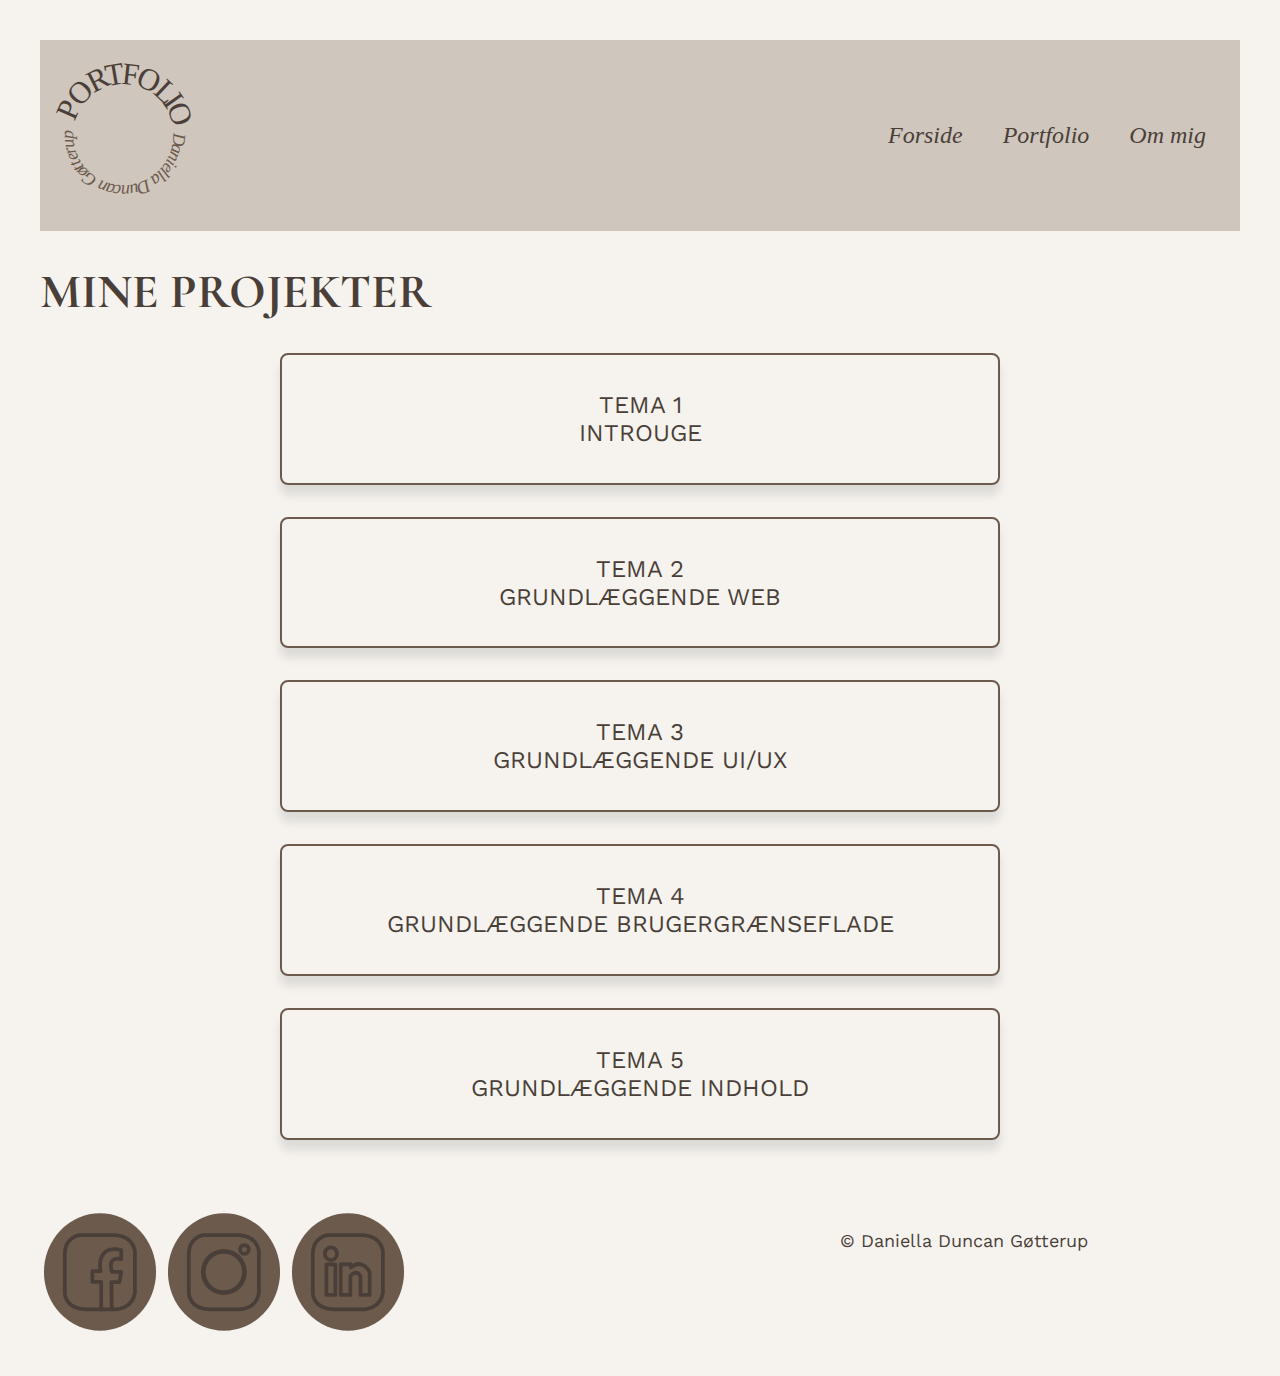
<file: mineprojekter.html>
<!DOCTYPE html>
<html lang="da">
  <head>
    <meta charset="UTF-8" />
    <meta name="viewport" content="width=device-width, initial-scale=1.0" />
    <link rel="stylesheet" href="CSS/custom.css" />
    <link rel="stylesheet" href="CSS/fonts.css" />
    <link rel="stylesheet" href="CSS/burger.css" />
    <link rel="stylesheet" href="CSS/generel.css" />
    <link rel="stylesheet" href="CSS/layout.css" />
    <link rel="stylesheet" href="CSS/mineprojekter.css" />
    <link rel="icon" type="image/svg+xml" href="img/favicon.svg" />
    <title>Mine projekter</title>
  </head>
  <body>
    <header>
      <div id="logotype-wrapper" class="logo">
        <a href="index.html"><img src="img/Logo2.svg" alt="logo" /></a>
      </div>
      <nav>
        <ul class="menu">
          <li><a href="index.html">Forside</a></li>
          <li><a href="mineprojekter.html">Portfolio</a></li>
          <li><a href="ommig.html">Om mig</a></li>
        </ul>
        <button class="burger">
          <span class="line"></span>
          <span class="line"></span>
          <span class="line"></span>
        </button>
      </nav>
    </header>
    <main>
      <h1>MINE PROJEKTER</h1>
      <div>
        <a href="tema1.html"
          ><div class="projekt_btn">
            <h2>TEMA 1<br />INTROUGE</h2>
          </div></a
        >
      </div>
      <div>
        <a href="tema2.html"
          ><div class="projekt_btn">
            <h2>TEMA 2<br />GRUNDLÆGGENDE WEB</h2>
          </div></a
        >
      </div>
      <div>
        <a href="tema3.html"
          ><div class="projekt_btn">
            <h2>TEMA 3<br />GRUNDLÆGGENDE UI/UX</h2>
          </div></a
        >
      </div>
      <div>
        <a href="tema4.html"
          ><div class="projekt_btn">
            <h2>TEMA 4<br />GRUNDLÆGGENDE BRUGERGRÆNSEFLADE</h2>
          </div></a
        >
      </div>
      <div>
        <a href="tema5.html"
          ><div class="projekt_btn">
            <h2>TEMA 5<br />GRUNDLÆGGENDE INDHOLD</h2>
          </div></a
        >
      </div>
    </main>
    <footer>
      <div class="footer-links">
        <a href="https://www.facebook.com/daniella.linkhusen"><img src="img/Facebook.svg" alt="" /></a>
        <a href="https://www.instagram.com/danielladuncann/"><img src="img/Instagram.svg" alt="" /></a>
        <a href="https://www.linkedin.com/in/daniella-duncan-g%C3%B8tterup-a5077b163/"><img src="img/Linkedin.svg" alt="" /></a>
      </div>
      <p>&#169; Daniella Duncan Gøtterup</p>
    </footer>
  </body>
  <script src="JS/burger.js"></script>
</html>
</file>
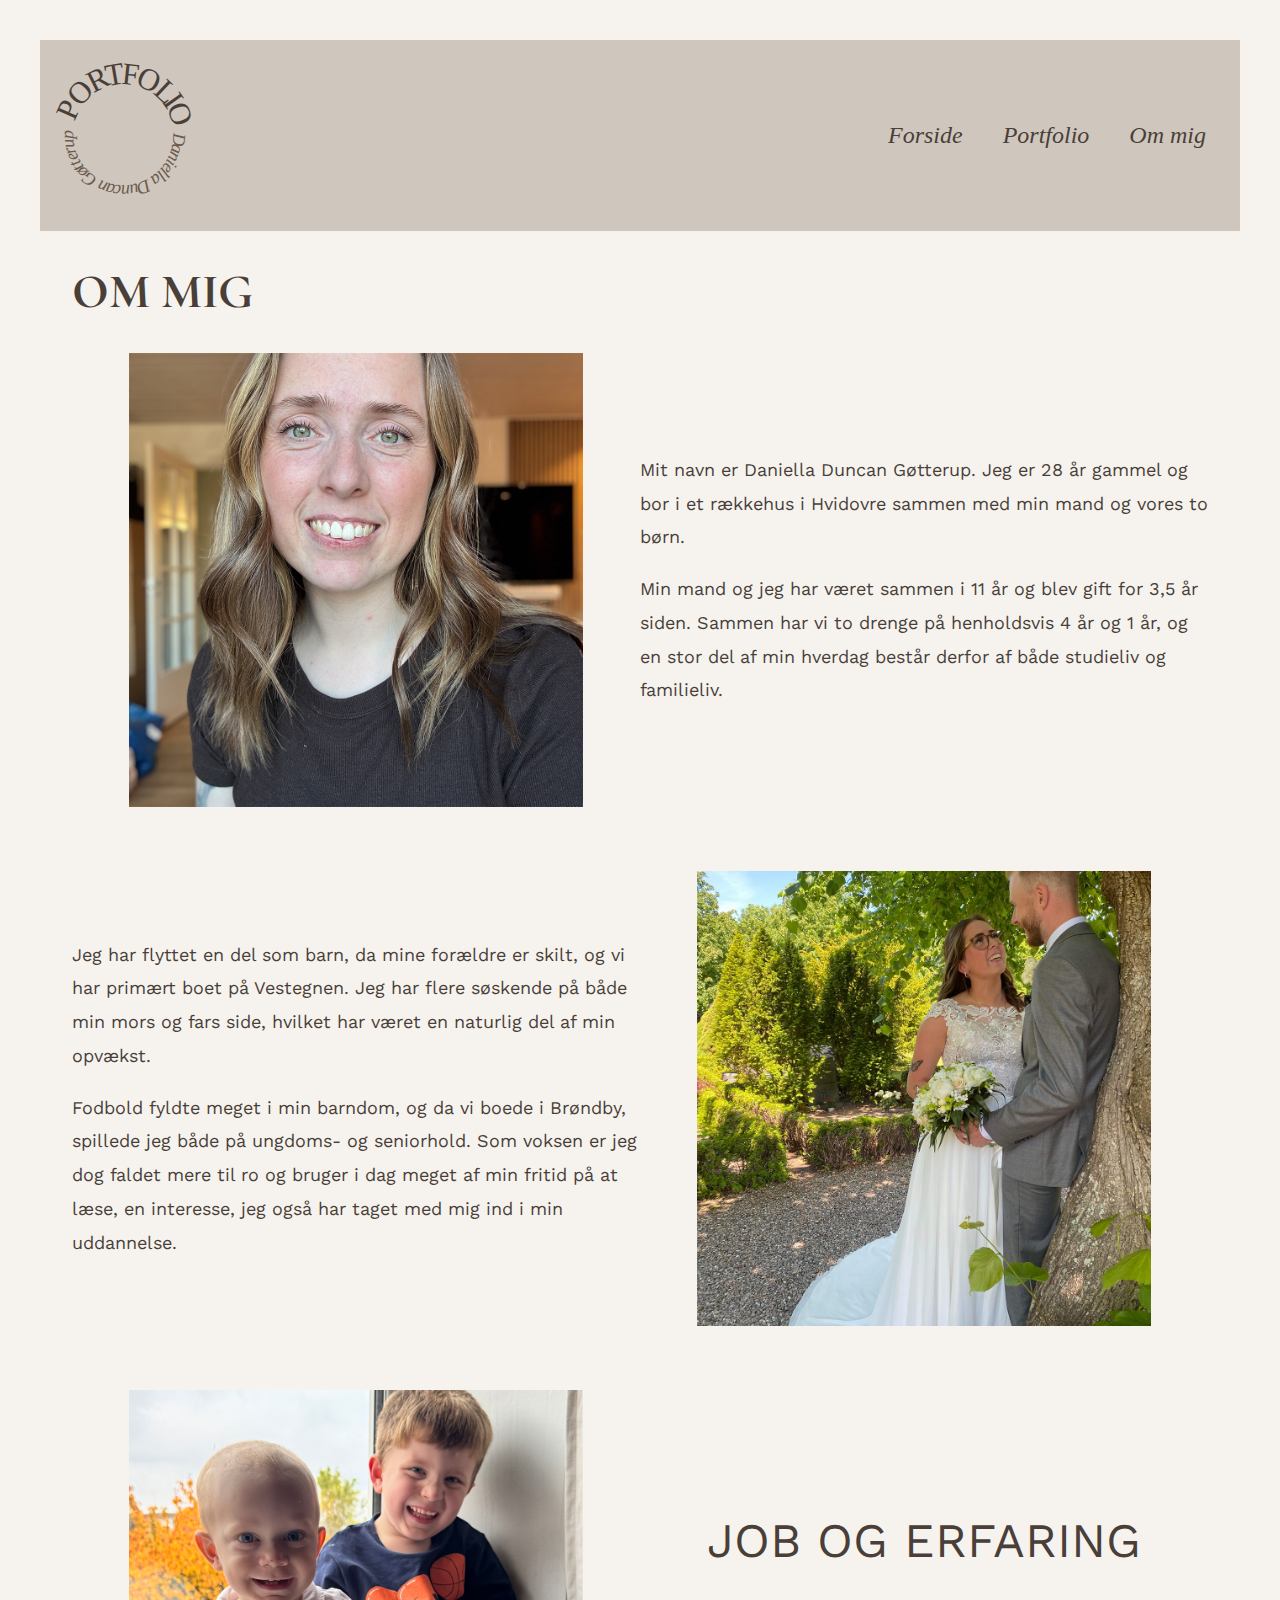
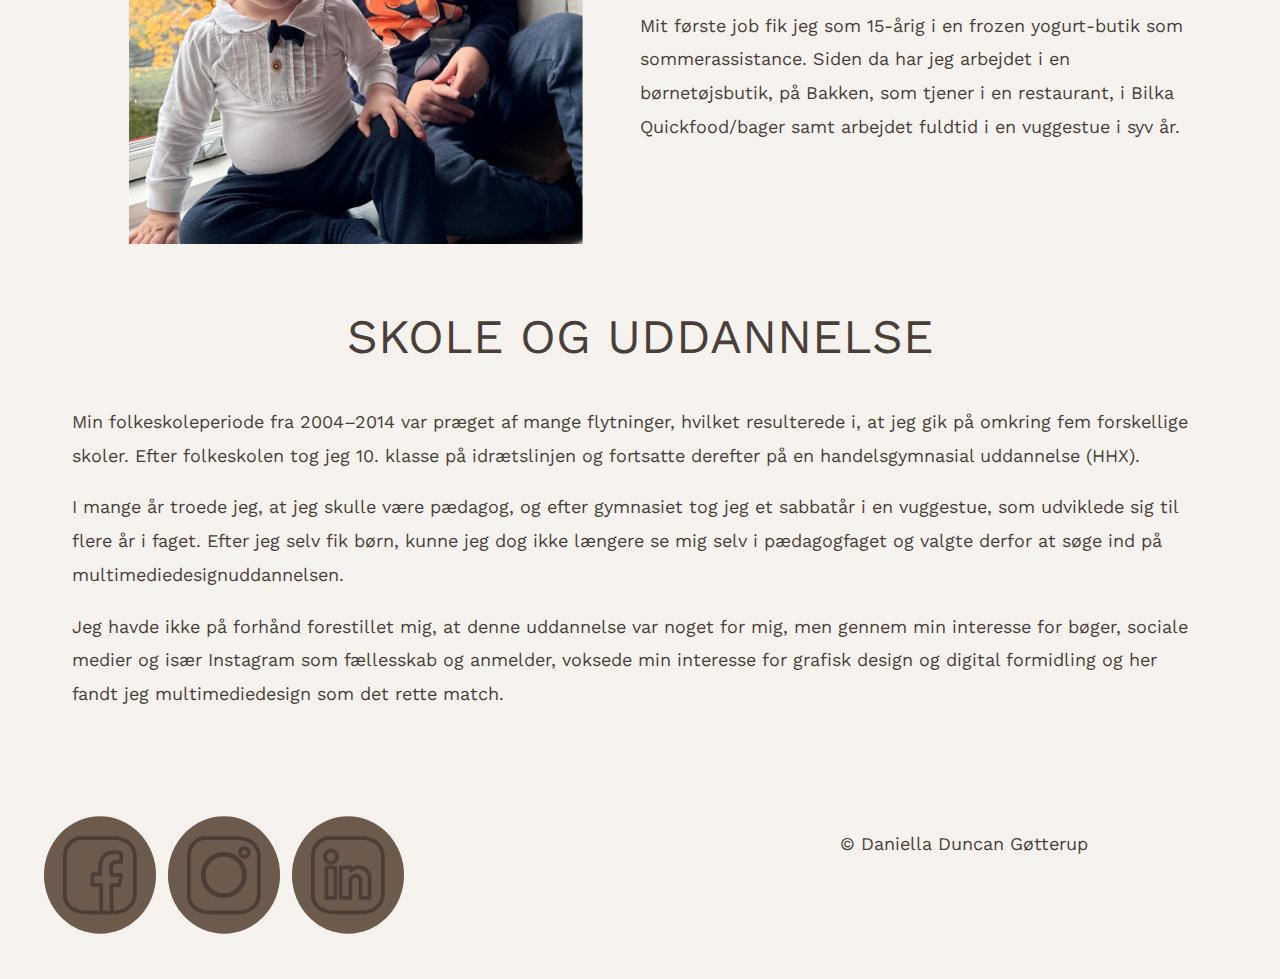
<file: ommig.html>
<!DOCTYPE html>
<html lang="da">
  <head>
    <meta charset="UTF-8" />
    <meta name="viewport" content="width=device-width, initial-scale=1.0" />
    <link rel="stylesheet" href="CSS/custom.css" />
    <link rel="stylesheet" href="CSS/fonts.css" />
    <link rel="stylesheet" href="CSS/burger.css" />
    <link rel="stylesheet" href="CSS/generel.css" />
    <link rel="stylesheet" href="CSS/layout.css" />
    <link rel="stylesheet" href="CSS/mineprojekter.css" />
    <title>Om mig</title>
  </head>
  <body>
    <header>
      <div id="logotype-wrapper" class="logo">
        <a href="index.html"><img src="img/Logo2.svg" alt="logo" /></a>
      </div>
      <nav>
        <ul class="menu">
          <li><a href="index.html">Forside</a></li>
          <li><a href="mineprojekter.html">Portfolio</a></li>
          <li><a href="ommig.html">Om mig</a></li>
        </ul>
        <button class="burger">
          <span class="line"></span>
          <span class="line"></span>
          <span class="line"></span>
        </button>
      </nav>
    </header>
    <main>
      <section class="intro_uge">
        <h1>OM MIG</h1>
        <div class="intro_uge1">
          <img src="img/Portrat.webp" alt="" />
          <div>
            <p>Mit navn er Daniella Duncan Gøtterup. Jeg er 28 år gammel og bor i et rækkehus i Hvidovre sammen med min mand og vores to børn.</p>
            <p>Min mand og jeg har været sammen i 11 år og blev gift for 3,5 år siden. Sammen har vi to drenge på henholdsvis 4 år og 1 år, og en stor del af min hverdag består derfor af både studieliv og familieliv.</p>
          </div>
        </div>
      </section>
      <section class="intro_uge intro_uge1">
        <div>
          <p>Jeg har flyttet en del som barn, da mine forældre er skilt, og vi har primært boet på Vestegnen. Jeg har flere søskende på både min mors og fars side, hvilket har været en naturlig del af min opvækst.</p>
          <p>
            Fodbold fyldte meget i min barndom, og da vi boede i Brøndby, spillede jeg både på ungdoms- og seniorhold. Som voksen er jeg dog faldet mere til ro og bruger i dag meget af min fritid på at læse, en interesse, jeg også har taget med mig
            ind i min uddannelse.
          </p>
        </div>
        <img src="img/Min-mand.webp" alt="" />
      </section>
      <section class="intro_uge intro_uge1">
        <img src="img/Mine-born.webp" alt="" />
        <div>
          <h2>JOB OG ERFARING</h2>
          <p>
            Mit første job fik jeg som 15-årig i en frozen yogurt-butik som sommerassistance. Siden da har jeg arbejdet i en børnetøjsbutik, på Bakken, som tjener i en restaurant, i Bilka Quickfood/bager samt arbejdet fuldtid i en vuggestue i syv år.
          </p>
        </div>
      </section>
      <section class="intro_uge">
        <h2>SKOLE OG UDDANNELSE</h2>
        <p>
          Min folkeskoleperiode fra 2004–2014 var præget af mange flytninger, hvilket resulterede i, at jeg gik på omkring fem forskellige skoler. Efter folkeskolen tog jeg 10. klasse på idrætslinjen og fortsatte derefter på en handelsgymnasial
          uddannelse (HHX).
        </p>
        <p>
          I mange år troede jeg, at jeg skulle være pædagog, og efter gymnasiet tog jeg et sabbatår i en vuggestue, som udviklede sig til flere år i faget. Efter jeg selv fik børn, kunne jeg dog ikke længere se mig selv i pædagogfaget og valgte
          derfor at søge ind på multimediedesignuddannelsen.
        </p>
        <p>
          Jeg havde ikke på forhånd forestillet mig, at denne uddannelse var noget for mig, men gennem min interesse for bøger, sociale medier og især Instagram som fællesskab og anmelder, voksede min interesse for grafisk design og digital
          formidling og her fandt jeg multimediedesign som det rette match.
        </p>
      </section>
    </main>
    <footer>
      <div class="footer-links">
        <a href=""><img src="img/Facebook.svg" alt="" /></a>
        <a href=""><img src="img/Instagram.svg" alt="" /></a>
        <a href=""><img src="img/Linkedin.svg" alt="" /></a>
      </div>
      <p>&#169; Daniella Duncan Gøtterup</p>
    </footer>
  </body>
</html>
</file>
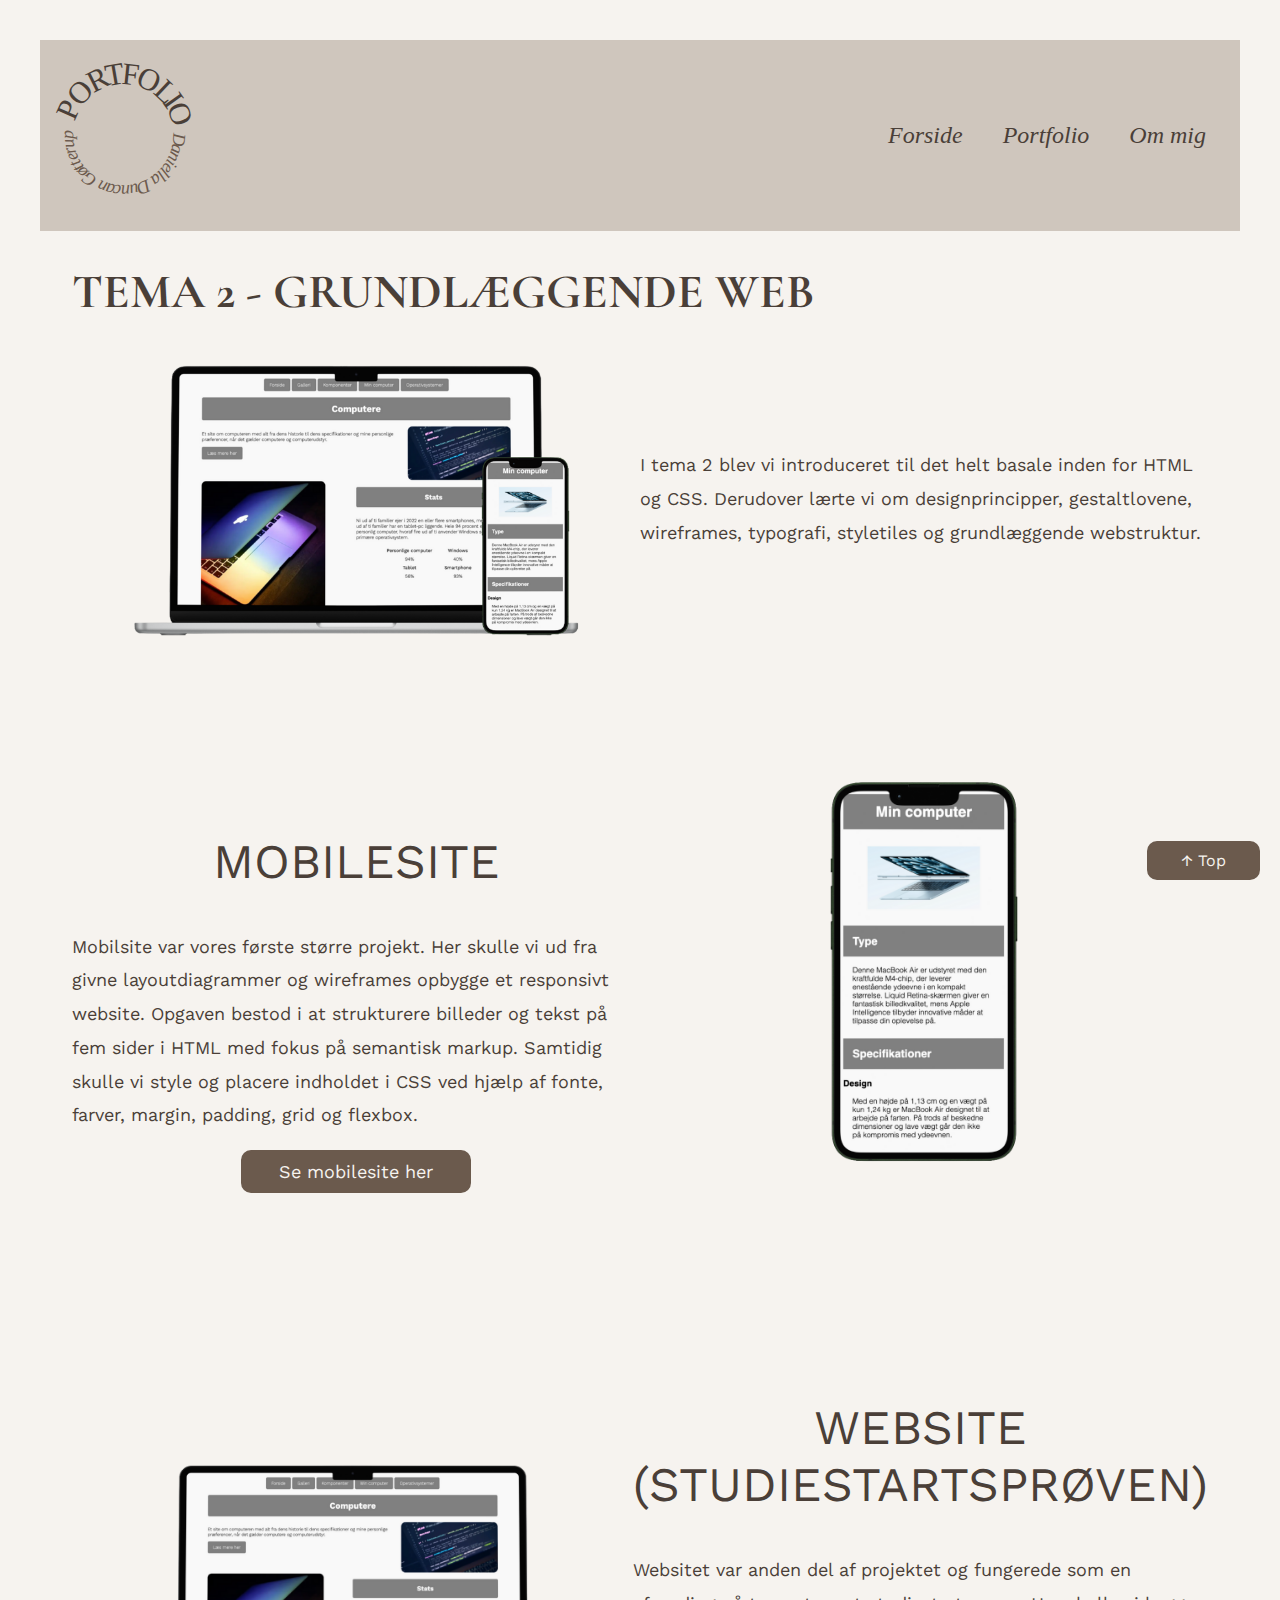
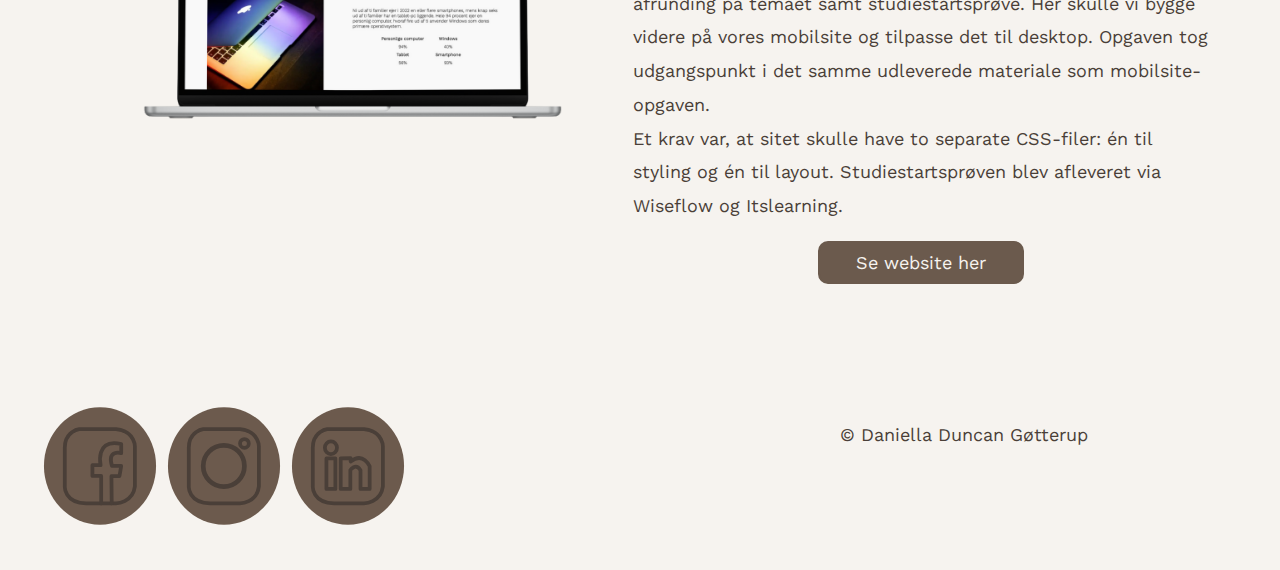
<file: tema2.html>
<!DOCTYPE html>
<html lang="da">
  <head>
    <meta charset="UTF-8" />
    <meta name="viewport" content="width=device-width, initial-scale=1.0" />
    <link rel="stylesheet" href="CSS/custom.css" />
    <link rel="stylesheet" href="CSS/fonts.css" />
    <link rel="stylesheet" href="CSS/burger.css" />
    <link rel="stylesheet" href="CSS/generel.css" />
    <link rel="stylesheet" href="CSS/layout.css" />
    <link rel="stylesheet" href="CSS/mineprojekter.css" />
    <title>Tema 2 - Grundlæggende web</title>
  </head>
  <body>
    <header>
      <div id="logotype-wrapper" class="logo">
        <a href="index.html"><img src="img/Logo2.svg" alt="logo" /></a>
      </div>
      <nav>
        <ul class="menu">
          <li><a href="index.html">Forside</a></li>
          <li><a href="mineprojekter.html">Portfolio</a></li>
          <li><a href="ommig.html">Om mig</a></li>
        </ul>
        <button class="burger">
          <span class="line"></span>
          <span class="line"></span>
          <span class="line"></span>
        </button>
      </nav>
    </header>
    <main>
      <section class="intro_uge">
        <h1>TEMA 2 - GRUNDLÆGGENDE WEB</h1>
        <div class="intro_uge1">
          <img src="img/Website:mobilesite.webp" alt="" />
          <p>I tema 2 blev vi introduceret til det helt basale inden for HTML og CSS. Derudover lærte vi om designprincipper, gestaltlovene, wireframes, typografi, styletiles og grundlæggende webstruktur.</p>
        </div>
      </section>
      <section class="intro_uge">
        <div class="intro_uge1">
          <div>
            <h2>MOBILESITE</h2>
            <p>
              Mobilsite var vores første større projekt. Her skulle vi ud fra givne layoutdiagrammer og wireframes opbygge et responsivt website. Opgaven bestod i at strukturere billeder og tekst på fem sider i HTML med fokus på semantisk markup.
              Samtidig skulle vi style og placere indholdet i CSS ved hjælp af fonte, farver, margin, padding, grid og flexbox.
            </p>
            <a href="" class="intro_uge_btn">Se mobilesite her</a>
          </div>
          <img src="img/Mobilesite-mob.webp" alt="" />
        </div>
      </section>
      <section class="intro_uge">
        <div class="intro_uge1">
          <img src="img/Website-com.webp" alt="" />
          <div>
            <h2>WEBSITE (STUDIESTARTSPRØVEN)</h2>
            <p>
              Websitet var anden del af projektet og fungerede som en afrunding på temaet samt studiestartsprøve. Her skulle vi bygge videre på vores mobilsite og tilpasse det til desktop. Opgaven tog udgangspunkt i det samme udleverede materiale som
              mobilsite-opgaven. <br />Et krav var, at sitet skulle have to separate CSS-filer: én til styling og én til layout. Studiestartsprøven blev afleveret via Wiseflow og Itslearning.
            </p>
            <a href="https://danielladuncan.github.io/website/" class="intro_uge_btn">Se website her</a>
          </div>
        </div>
      </section>
      <a href="#" class="intro_uge_btn" style="position: fixed; bottom: 20px; right: 20px"> ↑ Top</a>
    </main>
    <footer>
      <div class="footer-links">
        <a href="https://www.facebook.com/daniella.linkhusen"><img src="img/Facebook.svg" alt="" /></a>
        <a href="https://www.instagram.com/danielladuncann/"><img src="img/Instagram.svg" alt="" /></a>
        <a href="https://www.linkedin.com/in/daniella-duncan-g%C3%B8tterup-a5077b163/"><img src="img/Linkedin.svg" alt="" /></a>
      </div>
      <p>&#169; Daniella Duncan Gøtterup</p>
    </footer>
    <script src="JS/burger.js"></script>
  </body>
</html>
</file>
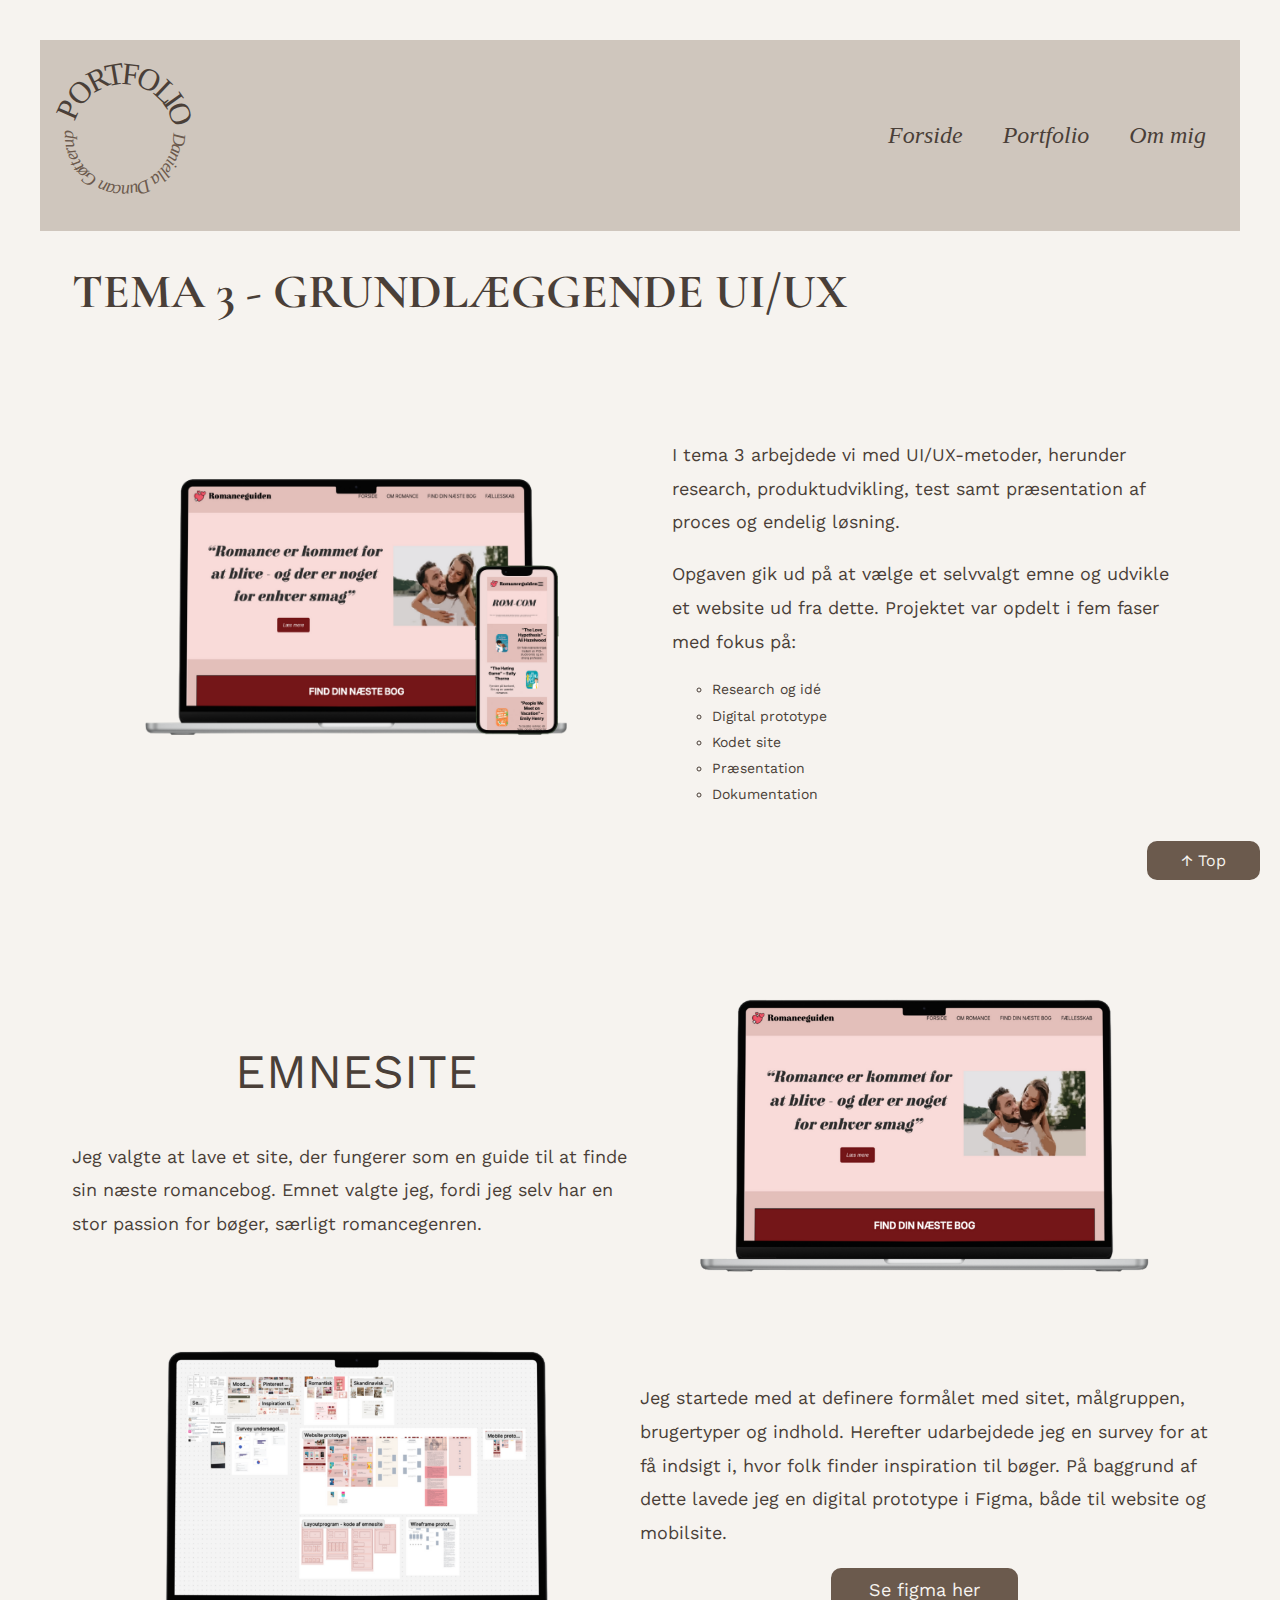
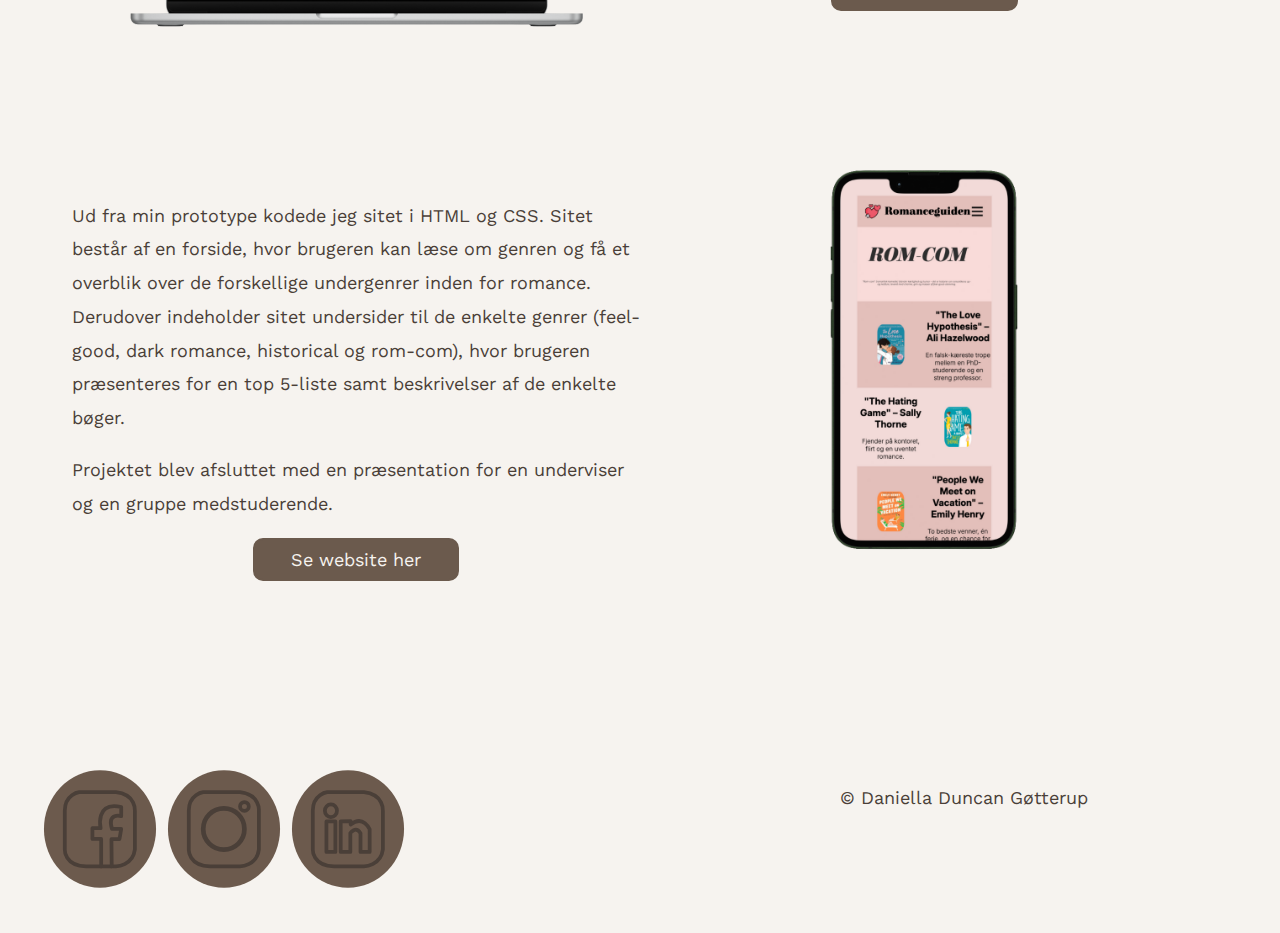
<file: tema3.html>
<!DOCTYPE html>
<html lang="da">
  <head>
    <meta charset="UTF-8" />
    <meta name="viewport" content="width=device-width, initial-scale=1.0" />
    <link rel="stylesheet" href="CSS/custom.css" />
    <link rel="stylesheet" href="CSS/fonts.css" />
    <link rel="stylesheet" href="CSS/burger.css" />
    <link rel="stylesheet" href="CSS/generel.css" />
    <link rel="stylesheet" href="CSS/layout.css" />
    <link rel="stylesheet" href="CSS/mineprojekter.css" />
    <title>Tema 3 - Grundlæggende UI/UX</title>
  </head>
  <body>
    <header>
      <div id="logotype-wrapper" class="logo">
        <a href="index.html"><img src="img/Logo2.svg" alt="logo" /></a>
      </div>
      <nav>
        <ul class="menu">
          <li><a href="index.html">Forside</a></li>
          <li><a href="mineprojekter.html">Portfolio</a></li>
          <li><a href="ommig.html">Om mig</a></li>
        </ul>
        <button class="burger">
          <span class="line"></span>
          <span class="line"></span>
          <span class="line"></span>
        </button>
      </nav>
    </header>
    <main>
      <section class="intro_uge">
        <h1>TEMA 3 - GRUNDLÆGGENDE UI/UX</h1>
        <div class="intro_uge1">
          <img src="img/Emnesite-com:mob.webp" alt="" />
          <div class="intro_uge">
            <p>I tema 3 arbejdede vi med UI/UX-metoder, herunder research, produktudvikling, test samt præsentation af proces og endelig løsning.</p>
            <p>Opgaven gik ud på at vælge et selvvalgt emne og udvikle et website ud fra dette. Projektet var opdelt i fem faser med fokus på:</p>
            <ul>
              <li>Research og idé</li>
              <li>Digital prototype</li>
              <li>Kodet site</li>
              <li>Præsentation</li>
              <li>Dokumentation</li>
            </ul>
          </div>
        </div>
      </section>
      <section class="intro_uge">
        <div class="intro_uge1">
          <div>
            <h2>EMNESITE</h2>
            <p>Jeg valgte at lave et site, der fungerer som en guide til at finde sin næste romancebog. Emnet valgte jeg, fordi jeg selv har en stor passion for bøger, særligt romancegenren.</p>
          </div>
          <img src="img/Emnesite-com.webp" alt="" />
        </div>
      </section>
      <section class="intro_uge">
        <div class="intro_uge1">
          <img src="img/Emnesite-figma.webp" alt="" />
          <div>
            <p>
              Jeg startede med at definere formålet med sitet, målgruppen, brugertyper og indhold. Herefter udarbejdede jeg en survey for at få indsigt i, hvor folk finder inspiration til bøger. På baggrund af dette lavede jeg en digital prototype i
              Figma, både til website og mobilsite.
            </p>
            <a href="" class="intro_uge_btn">Se figma her</a>
          </div>
        </div>
      </section>
      <section class="intro_uge">
        <div class="intro_uge1">
          <div>
            <p>
              Ud fra min prototype kodede jeg sitet i HTML og CSS. Sitet består af en forside, hvor brugeren kan læse om genren og få et overblik over de forskellige undergenrer inden for romance. Derudover indeholder sitet undersider til de enkelte
              genrer (feel-good, dark romance, historical og rom-com), hvor brugeren præsenteres for en top 5-liste samt beskrivelser af de enkelte bøger.
            </p>
            <p>Projektet blev afsluttet med en præsentation for en underviser og en gruppe medstuderende.</p>
            <a href="" class="intro_uge_btn">Se website her</a>
          </div>
          <img src="img/Emnesite-mob.webp" alt="" />
        </div>
      </section>
      <a href="#" class="intro_uge_btn" style="position: fixed; bottom: 20px; right: 20px"> ↑ Top</a>
    </main>
    <footer>
      <div class="footer-links">
        <a href=""><img src="img/Facebook.svg" alt="" /></a>
        <a href=""><img src="img/Instagram.svg" alt="" /></a>
        <a href=""><img src="img/Linkedin.svg" alt="" /></a>
      </div>
      <p>&#169; Daniella Duncan Gøtterup</p>
    </footer>
  </body>
  <script src="JS/burger.js"></script>
</html>
</file>
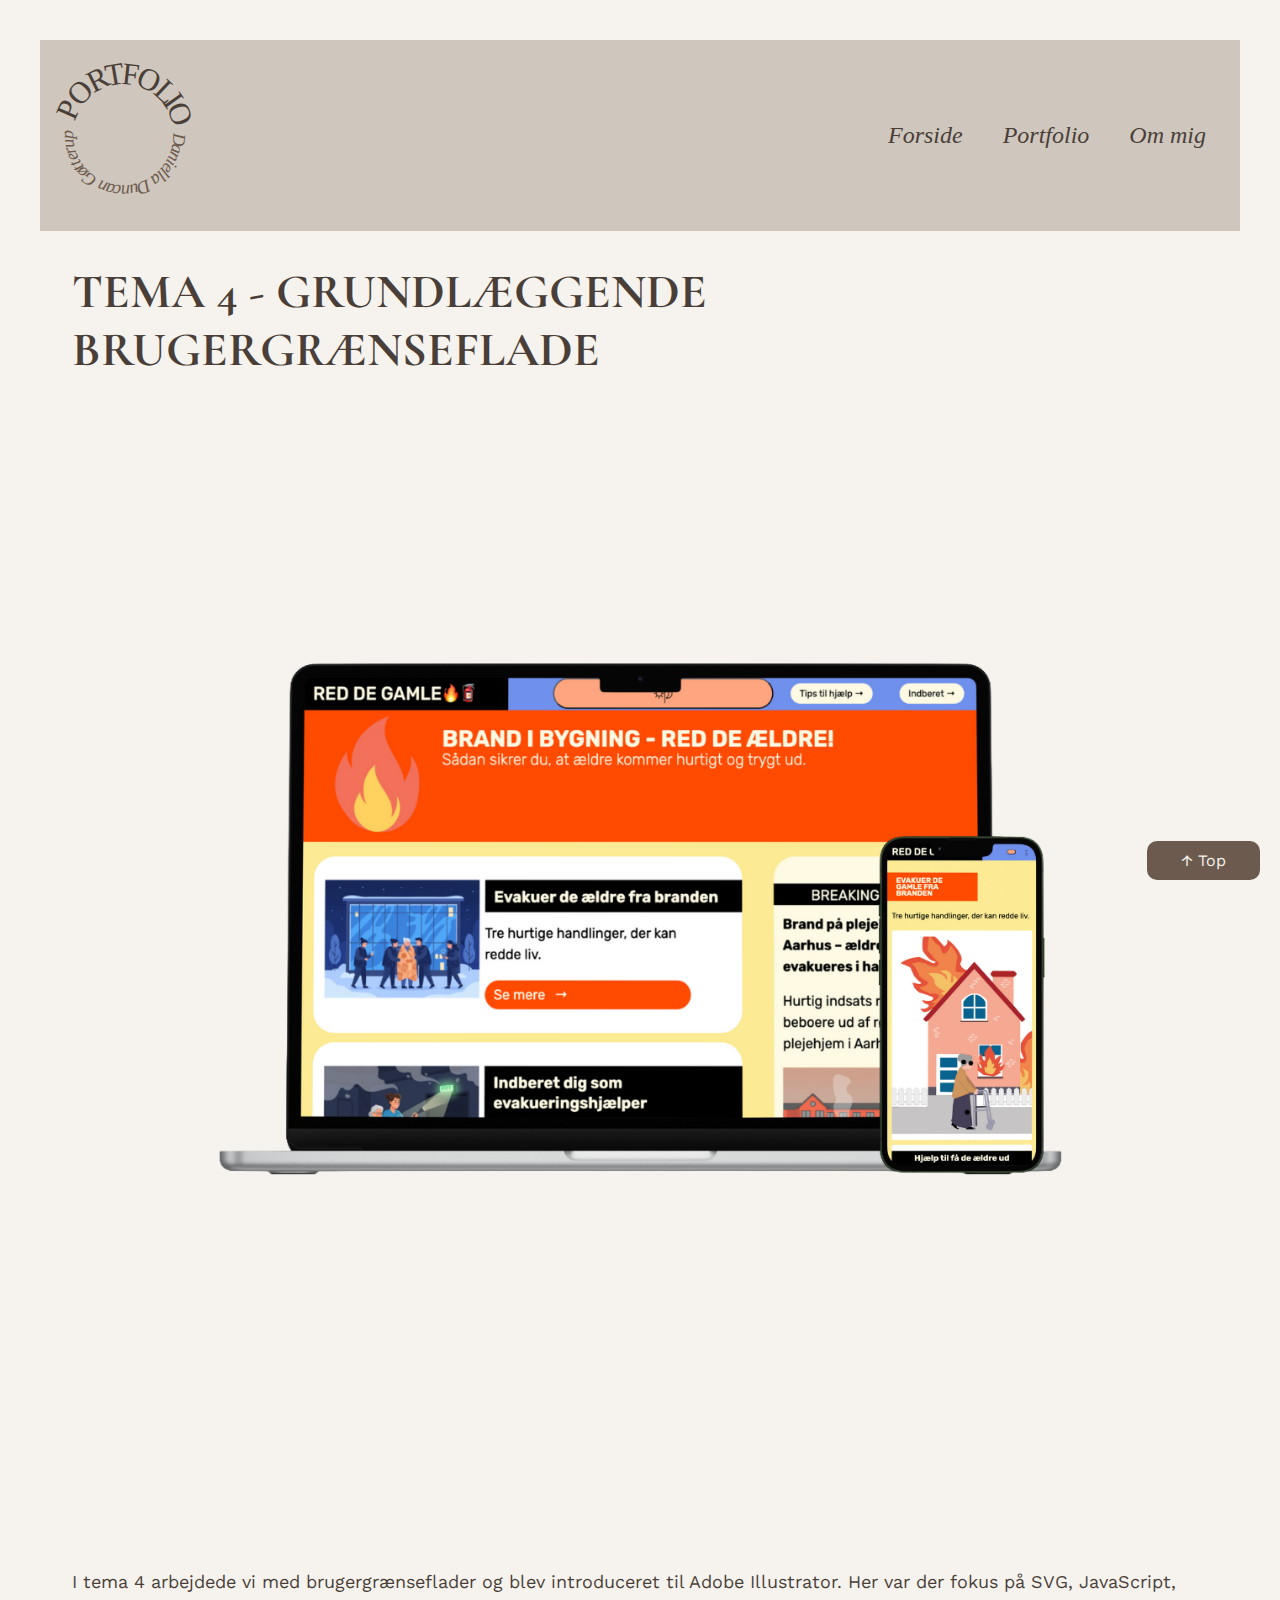
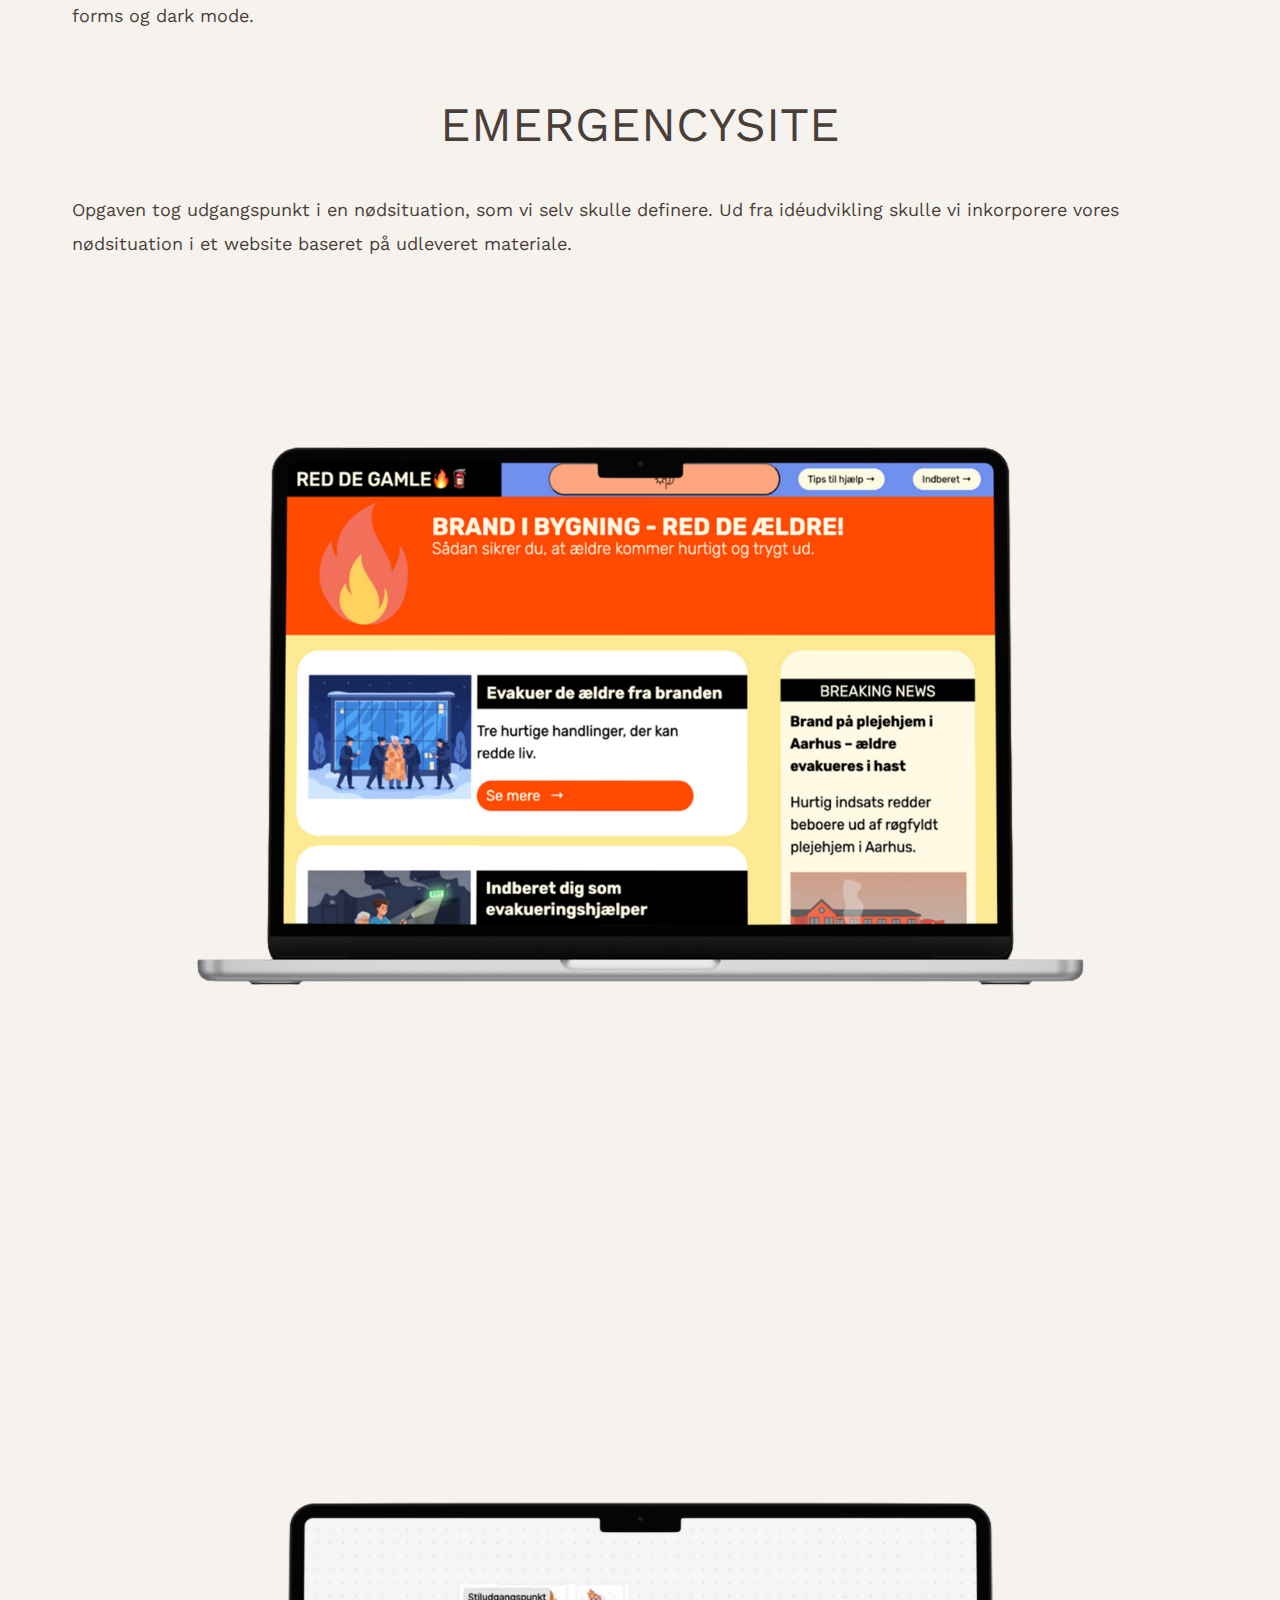
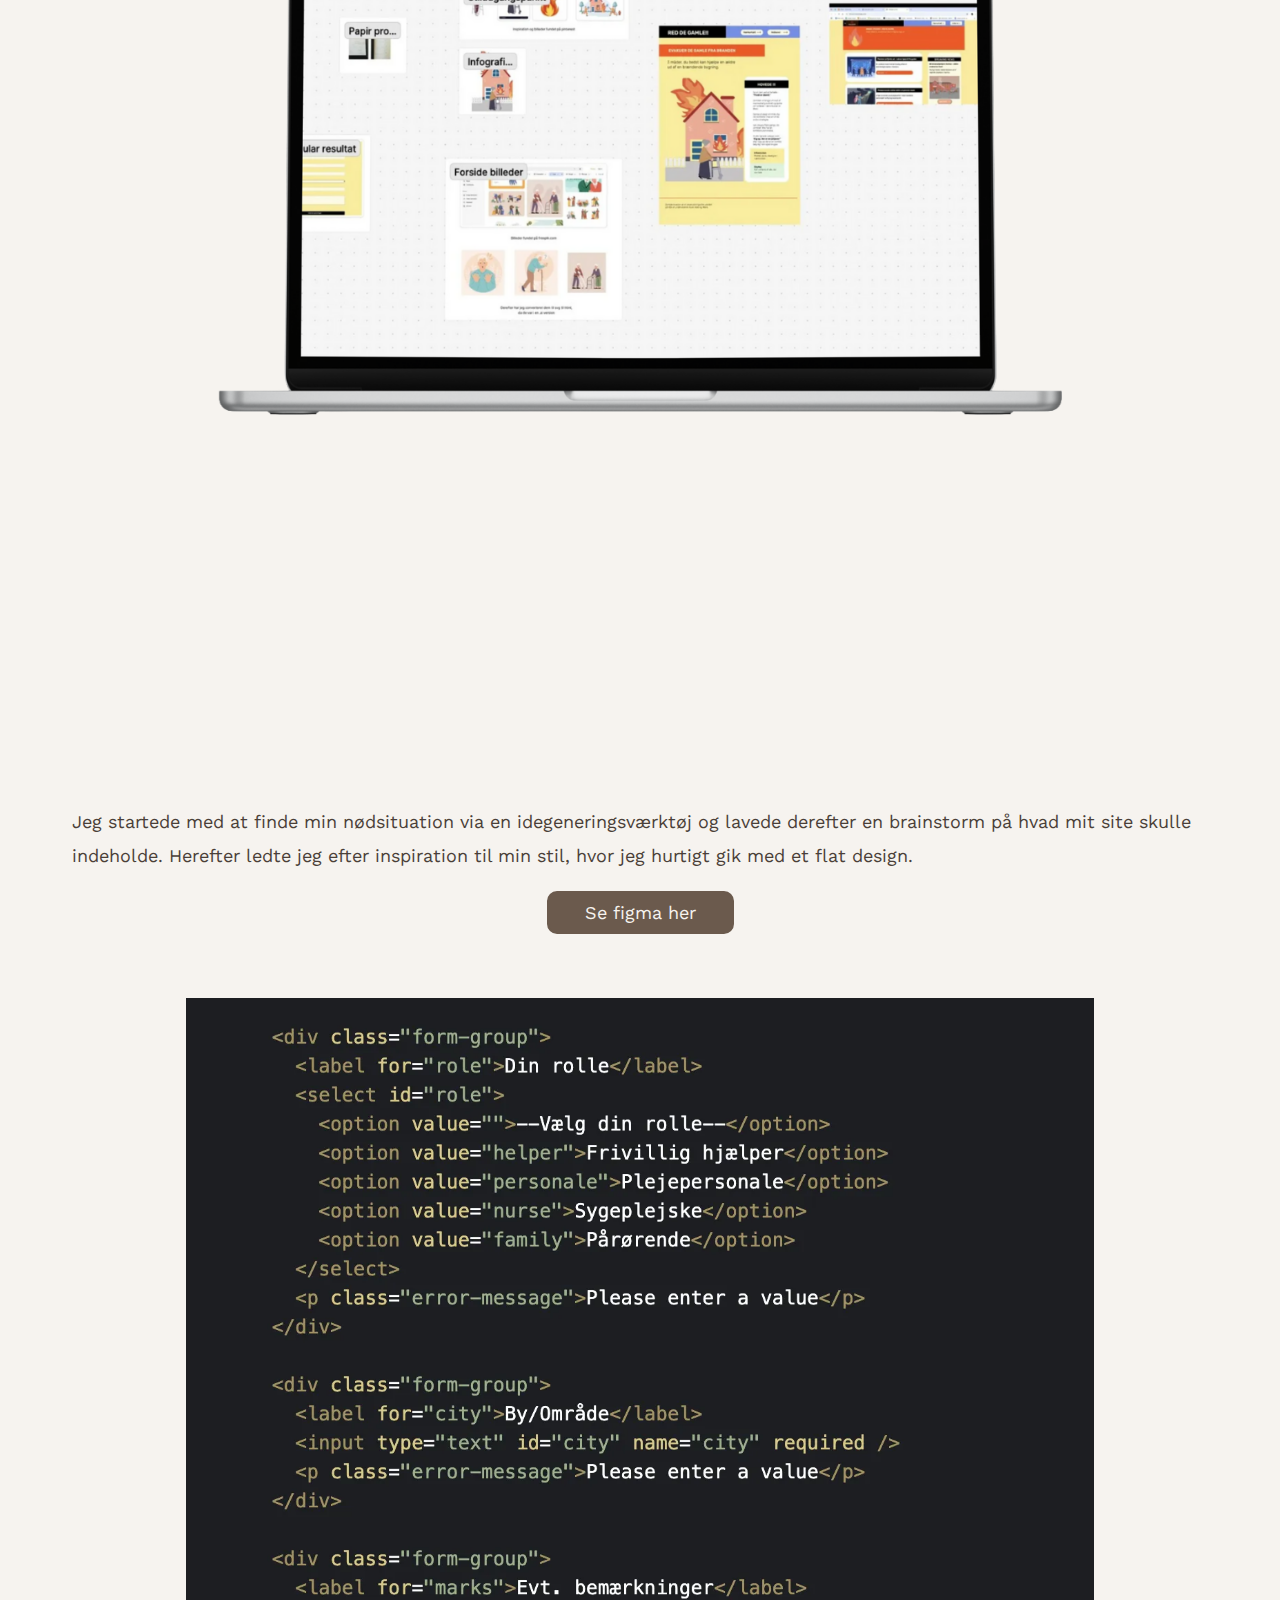
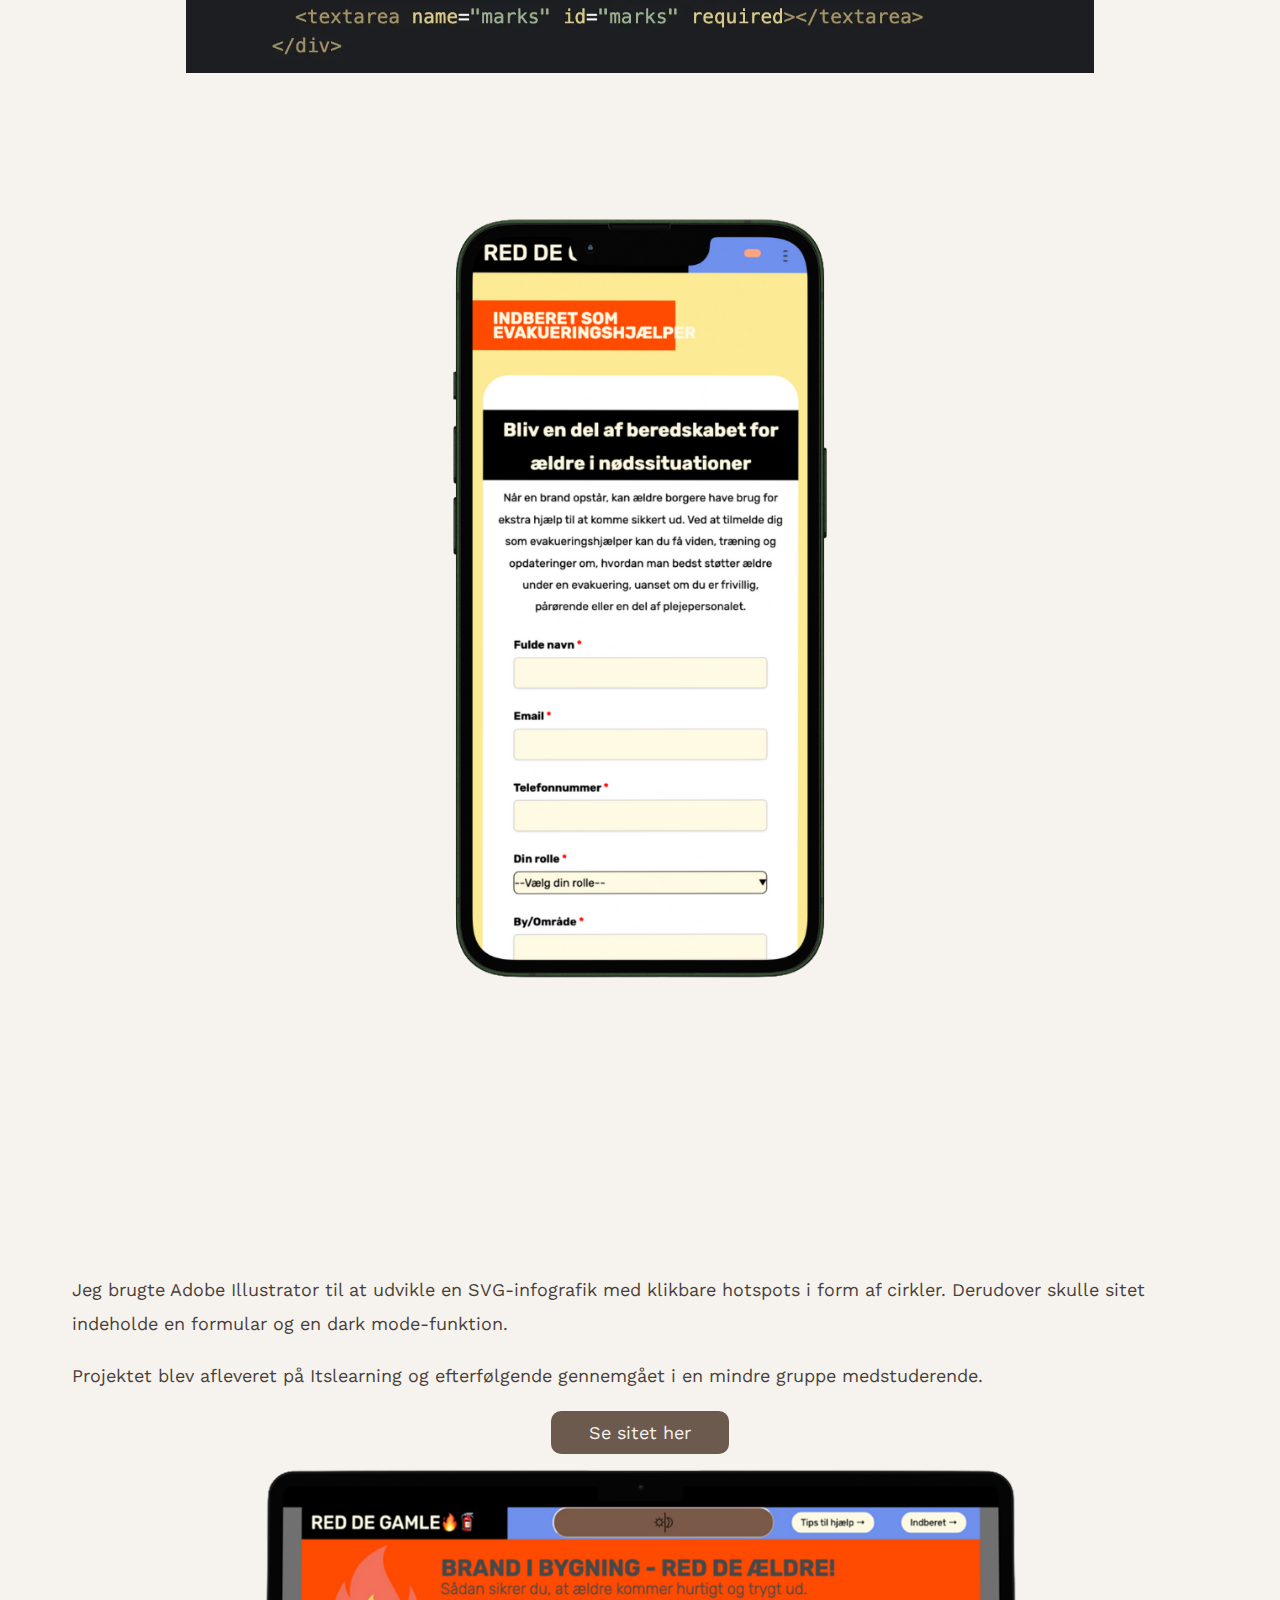
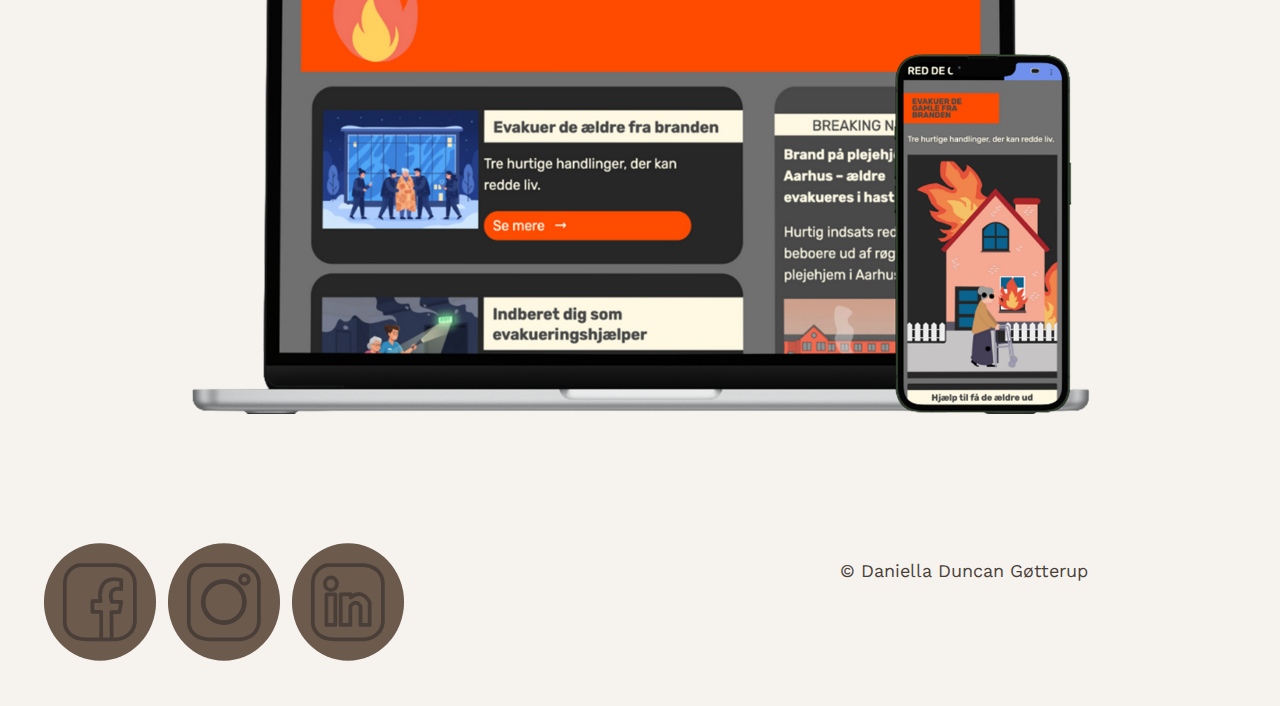
<file: tema4.html>
<!DOCTYPE html>
<html lang="da">
  <head>
    <meta charset="UTF-8" />
    <meta name="viewport" content="width=device-width, initial-scale=1.0" />
    <link rel="stylesheet" href="CSS/custom.css" />
    <link rel="stylesheet" href="CSS/fonts.css" />
    <link rel="stylesheet" href="CSS/burger.css" />
    <link rel="stylesheet" href="CSS/generel.css" />
    <link rel="stylesheet" href="CSS/layout.css" />
    <link rel="stylesheet" href="CSS/mineprojekter.css" />
    <title>Tema 4 - Grundlæggende brugergrænseflade</title>
  </head>
  <body>
    <header>
      <div id="logotype-wrapper" class="logo">
        <a href="index.html"><img src="img/Logo2.svg" alt="logo" /></a>
      </div>
      <nav>
        <ul class="menu">
          <li><a href="index.html">Forside</a></li>
          <li><a href="mineprojekter.html">Portfolio</a></li>
          <li><a href="ommig.html">Om mig</a></li>
        </ul>
        <button class="burger">
          <span class="line"></span>
          <span class="line"></span>
          <span class="line"></span>
        </button>
      </nav>
    </header>
    <main>
      <section class="intro_uge">
        <h1>TEMA 4 - GRUNDLÆGGENDE BRUGERGRÆNSEFLADE</h1>
        <img src="img/Emergency-com:mob.webp" alt="" />
        <p>I tema 4 arbejdede vi med brugergrænseflader og blev introduceret til Adobe Illustrator. Her var der fokus på SVG, JavaScript, forms og dark mode.</p>
      </section>
      <section class="intro_uge">
        <div>
          <h2>EMERGENCYSITE</h2>
          <p>Opgaven tog udgangspunkt i en nødsituation, som vi selv skulle definere. Ud fra idéudvikling skulle vi inkorporere vores nødsituation i et website baseret på udleveret materiale.</p>
        </div>
        <img src="img/Emergency-com.webp" alt="" />
      </section>
      <section class="intro_uge">
        <img src="img/Emergency-figma.webp" alt="" />
        <div>
          <p>Jeg startede med at finde min nødsituation via en idegeneringsværktøj og lavede derefter en brainstorm på hvad mit site skulle indeholde. Herefter ledte jeg efter inspiration til min stil, hvor jeg hurtigt gik med et flat design.</p>
          <a href="https://www.figma.com/board/Ap9Iq96m0rieiXZnquZm4C/Emergency-site?t=2Hcuzrmk6cVk8nuB-1" class="intro_uge_btn">Se figma her</a>
        </div>
      </section>
      <section class="intro_uge">
        <img src="img/Forms-kode.webp" alt="" />
        <img src="img/Emergency-forms-mob.webp" alt="" />
      </section>
      <section class="intro_uge">
        <div>
          <p>Jeg brugte Adobe Illustrator til at udvikle en SVG-infografik med klikbare hotspots i form af cirkler. Derudover skulle sitet indeholde en formular og en dark mode-funktion.</p>
          <p>Projektet blev afleveret på Itslearning og efterfølgende gennemgået i en mindre gruppe medstuderende.</p>
          <a href="https://danielladuncan.github.io/reddegamle/" class="intro_uge_btn">Se sitet her</a>
        </div>
        <img src="img/Emergency-com:mob-dark.webp" alt="" />
      </section>
      <a href="#" class="intro_uge_btn" style="position: fixed; bottom: 20px; right: 20px"> ↑ Top</a>
    </main>
    <footer>
      <div class="footer-links">
        <a href="https://www.facebook.com/daniella.linkhusen"><img src="img/Facebook.svg" alt="" /></a>
        <a href="https://www.instagram.com/danielladuncann/"><img src="img/Instagram.svg" alt="" /></a>
        <a href="https://www.linkedin.com/in/daniella-duncan-g%C3%B8tterup-a5077b163/"><img src="img/Linkedin.svg" alt="" /></a>
      </div>
      <p>&#169; Daniella Duncan Gøtterup</p>
    </footer>
  </body>
  <script src="JS/burger.js"></script>
</html>
</file>
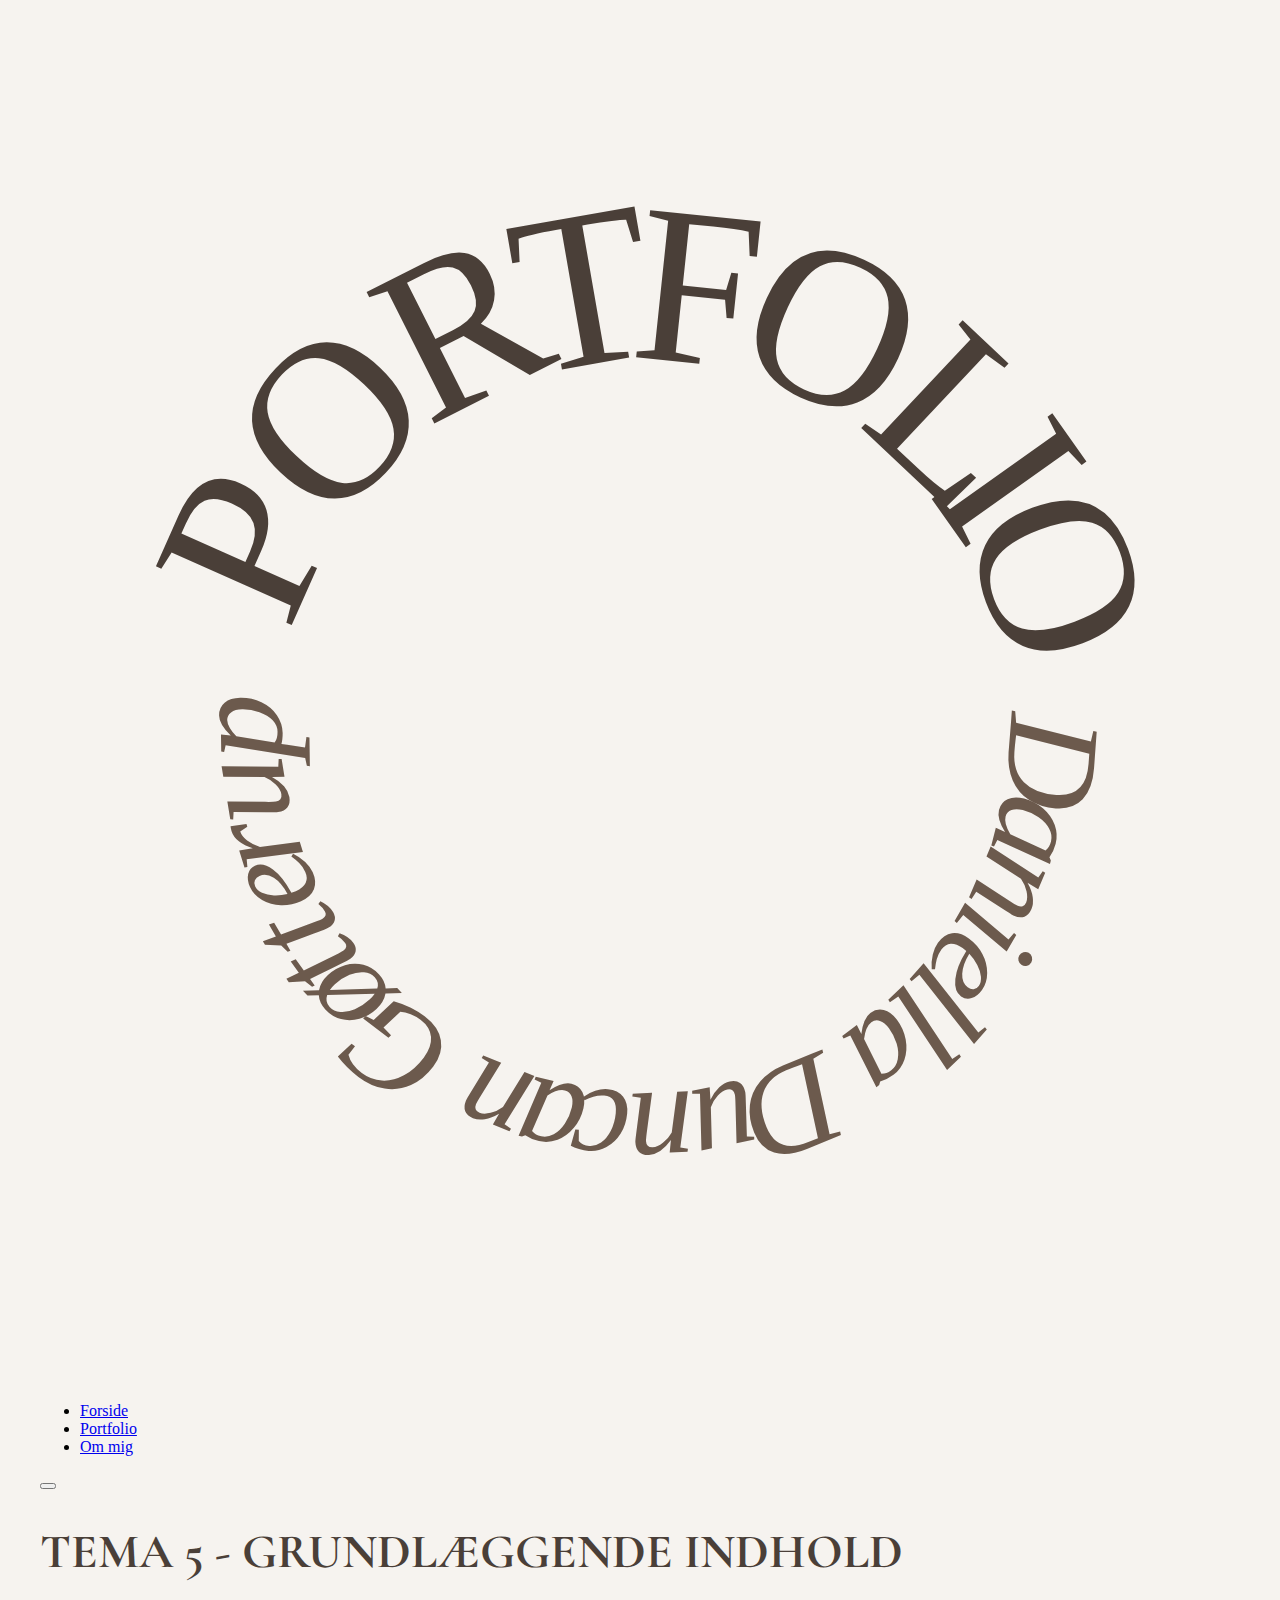
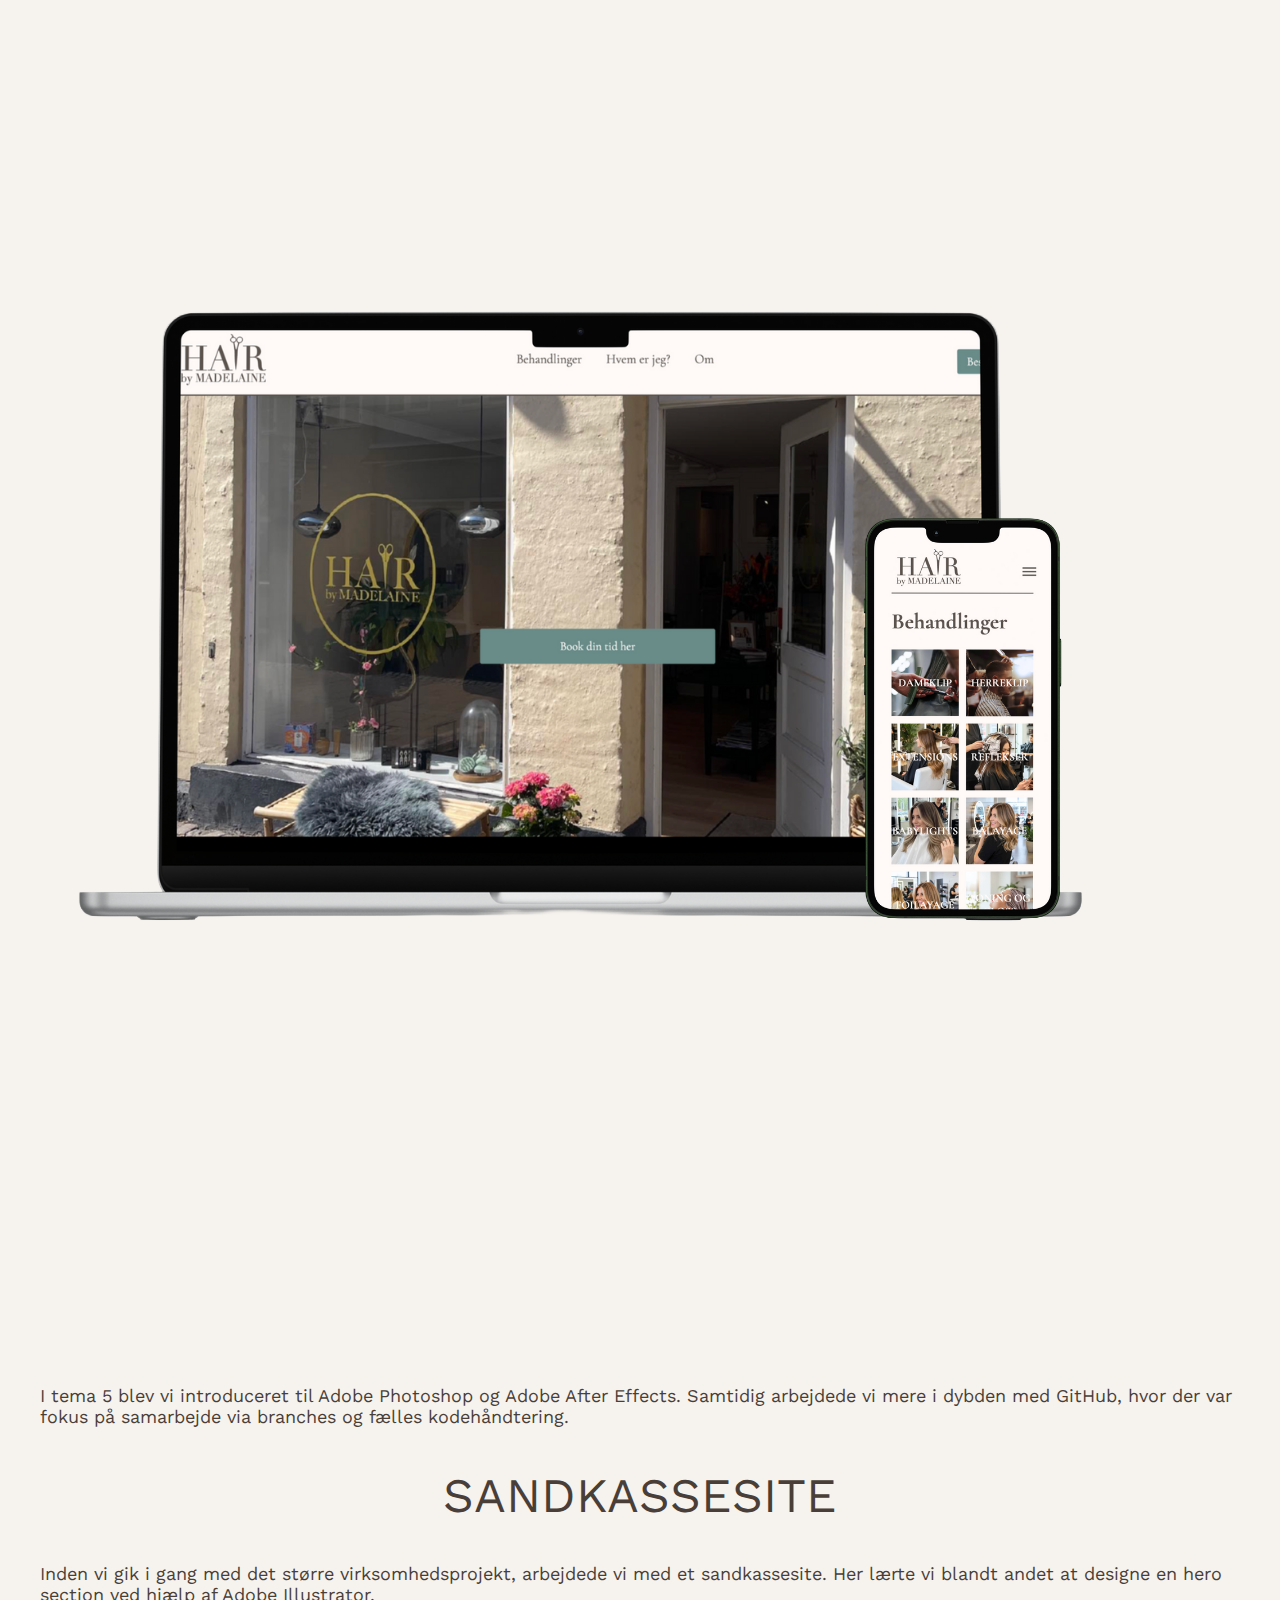
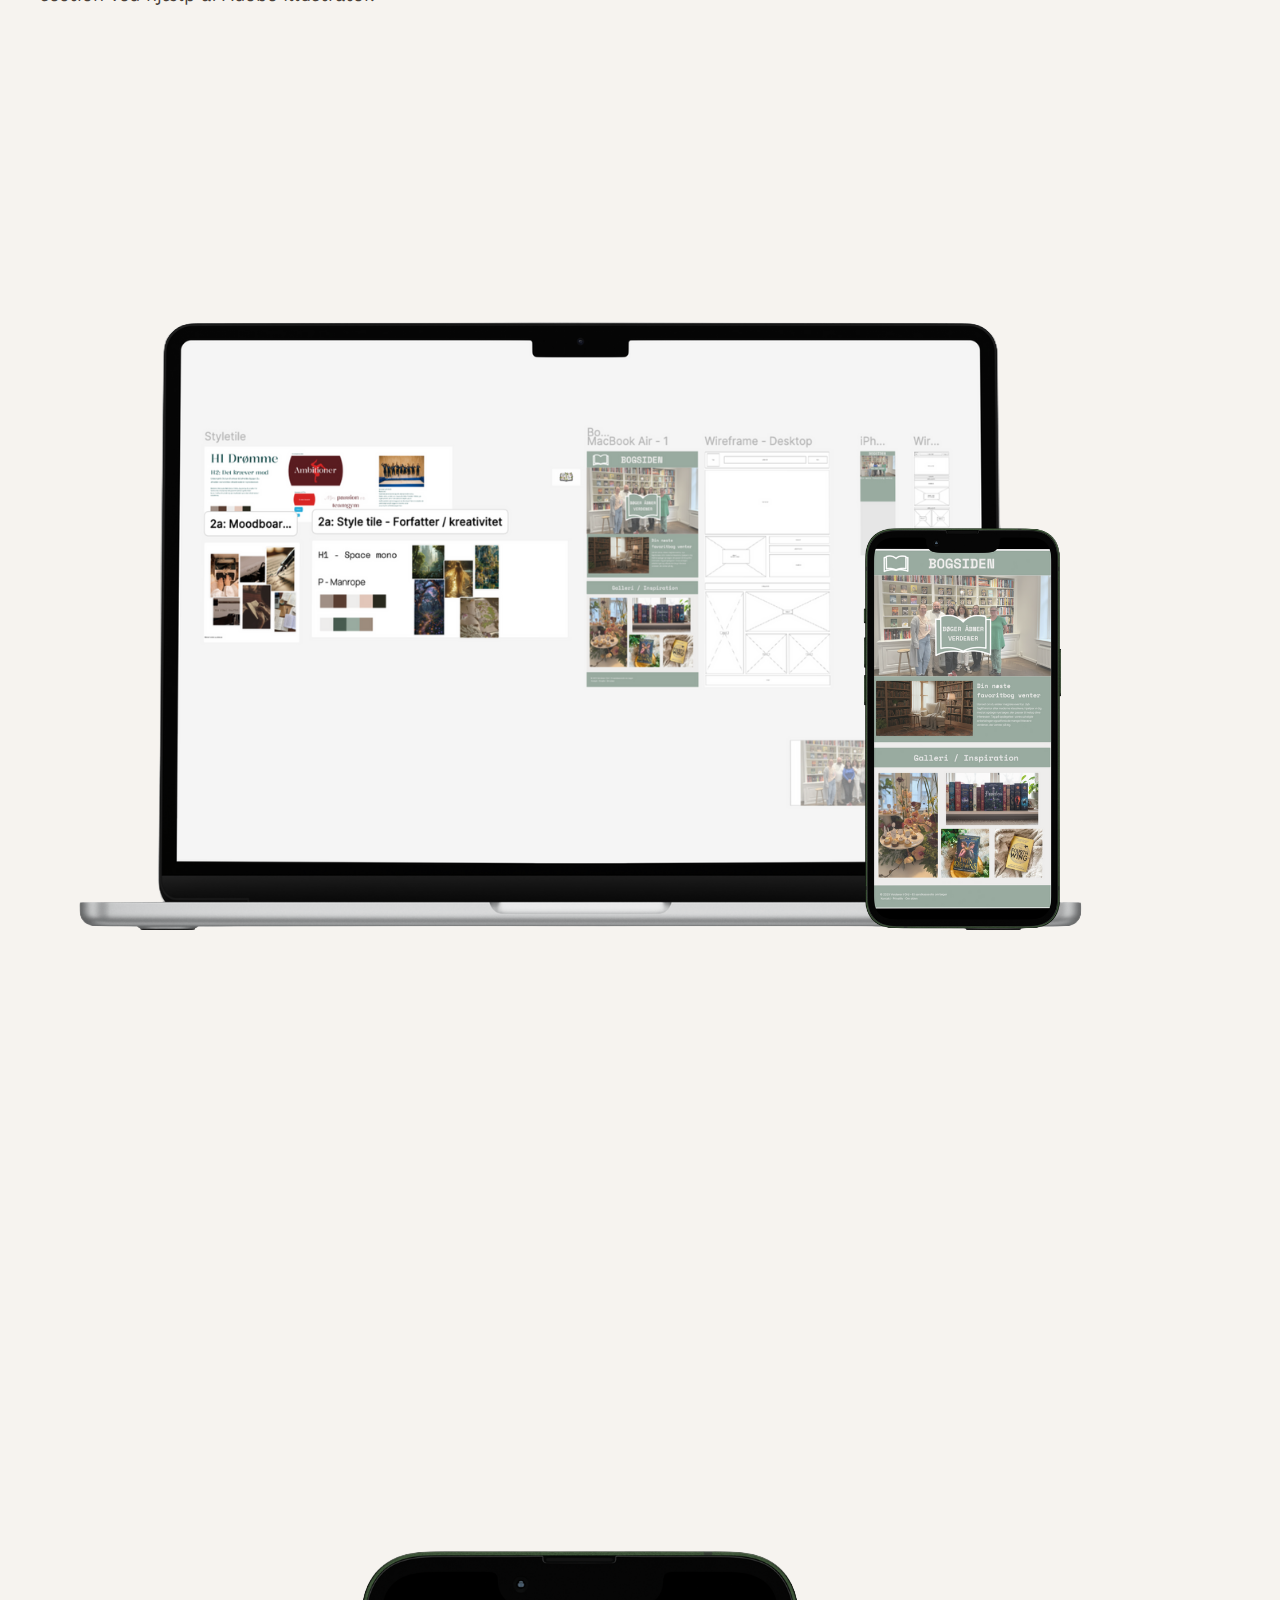
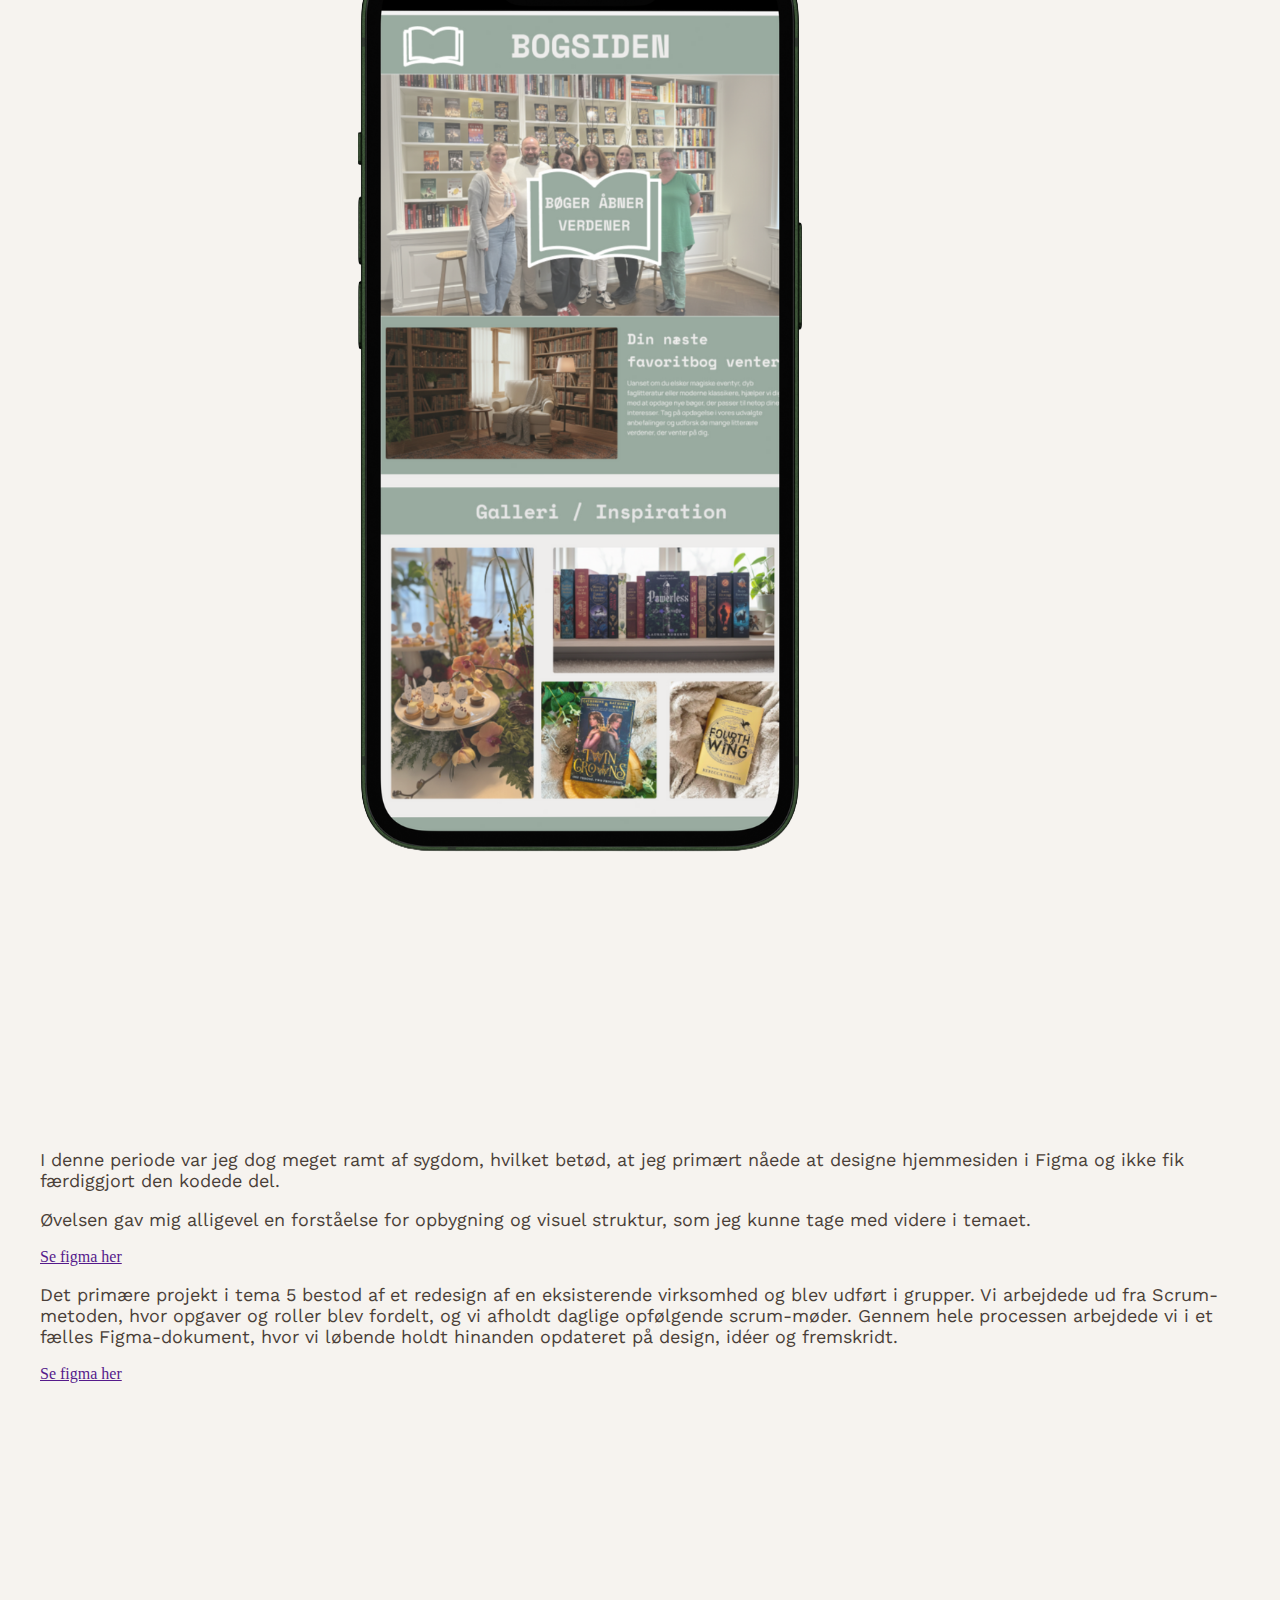
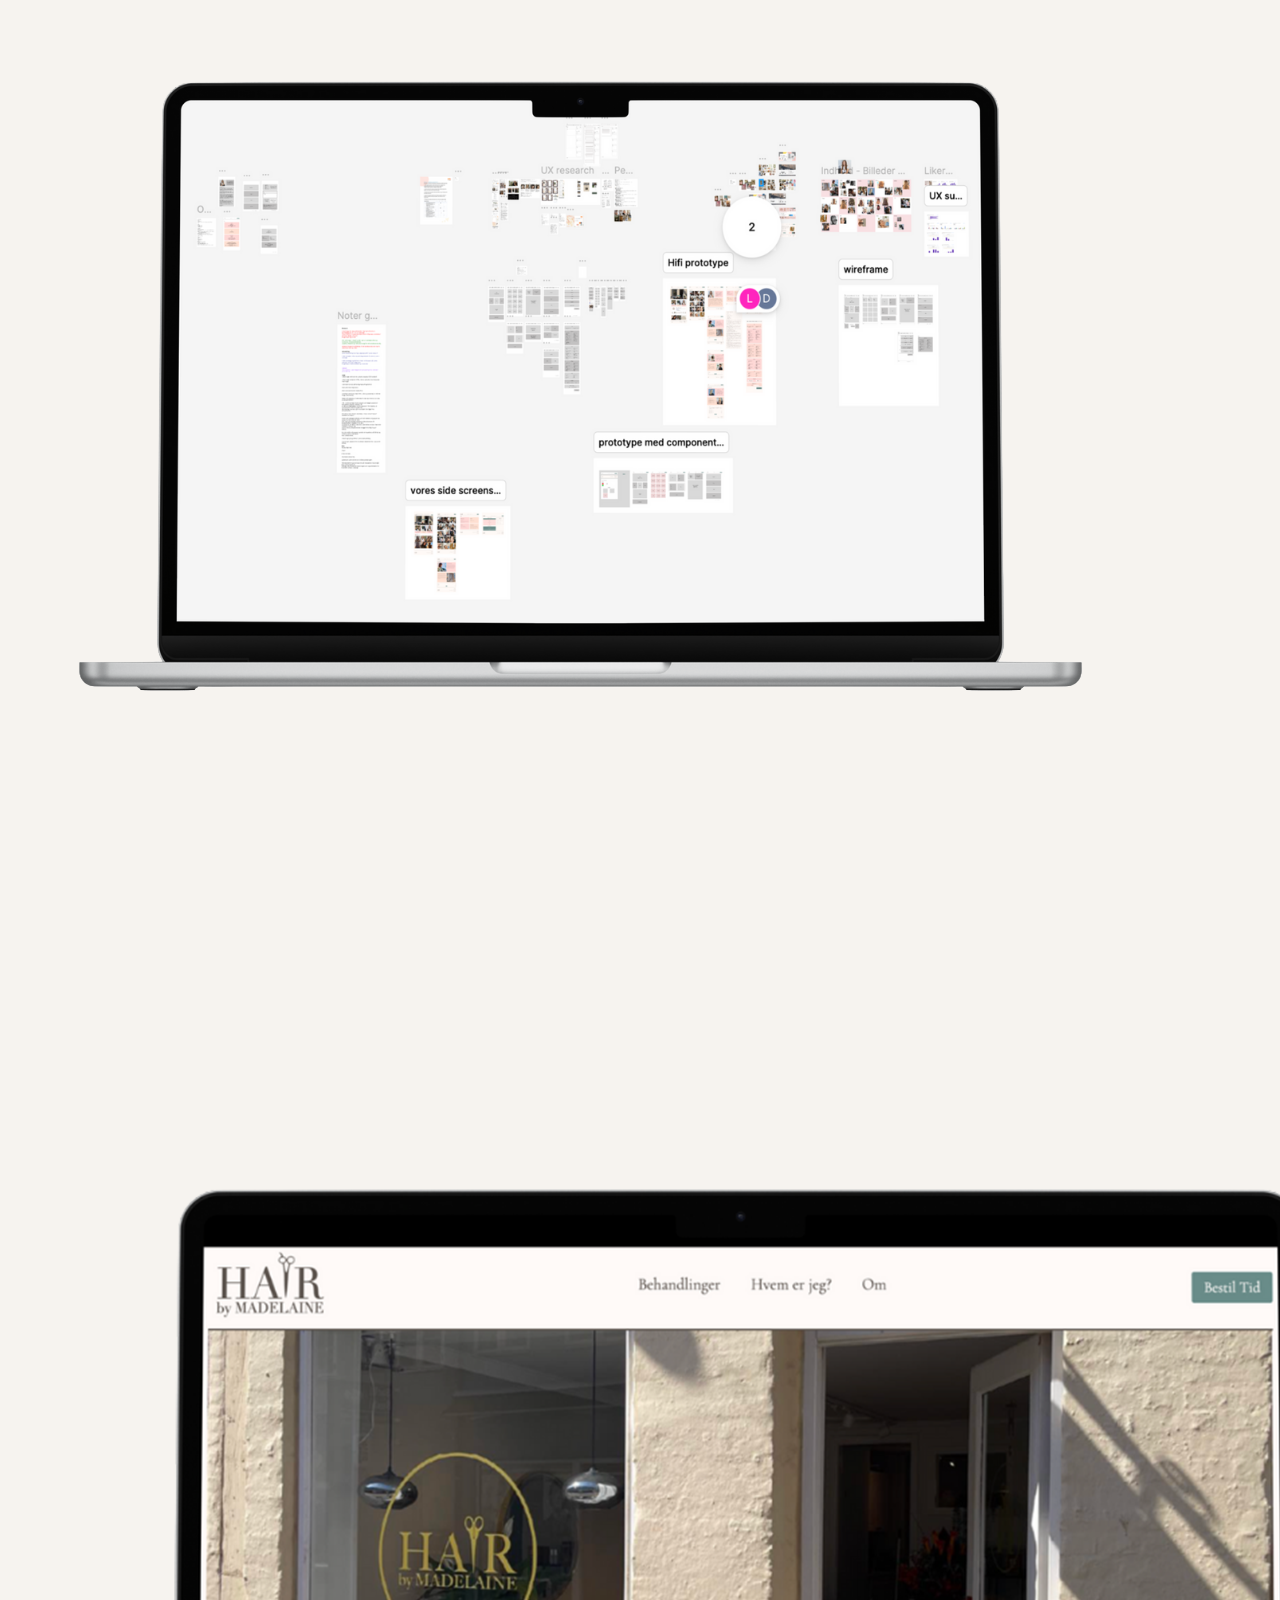
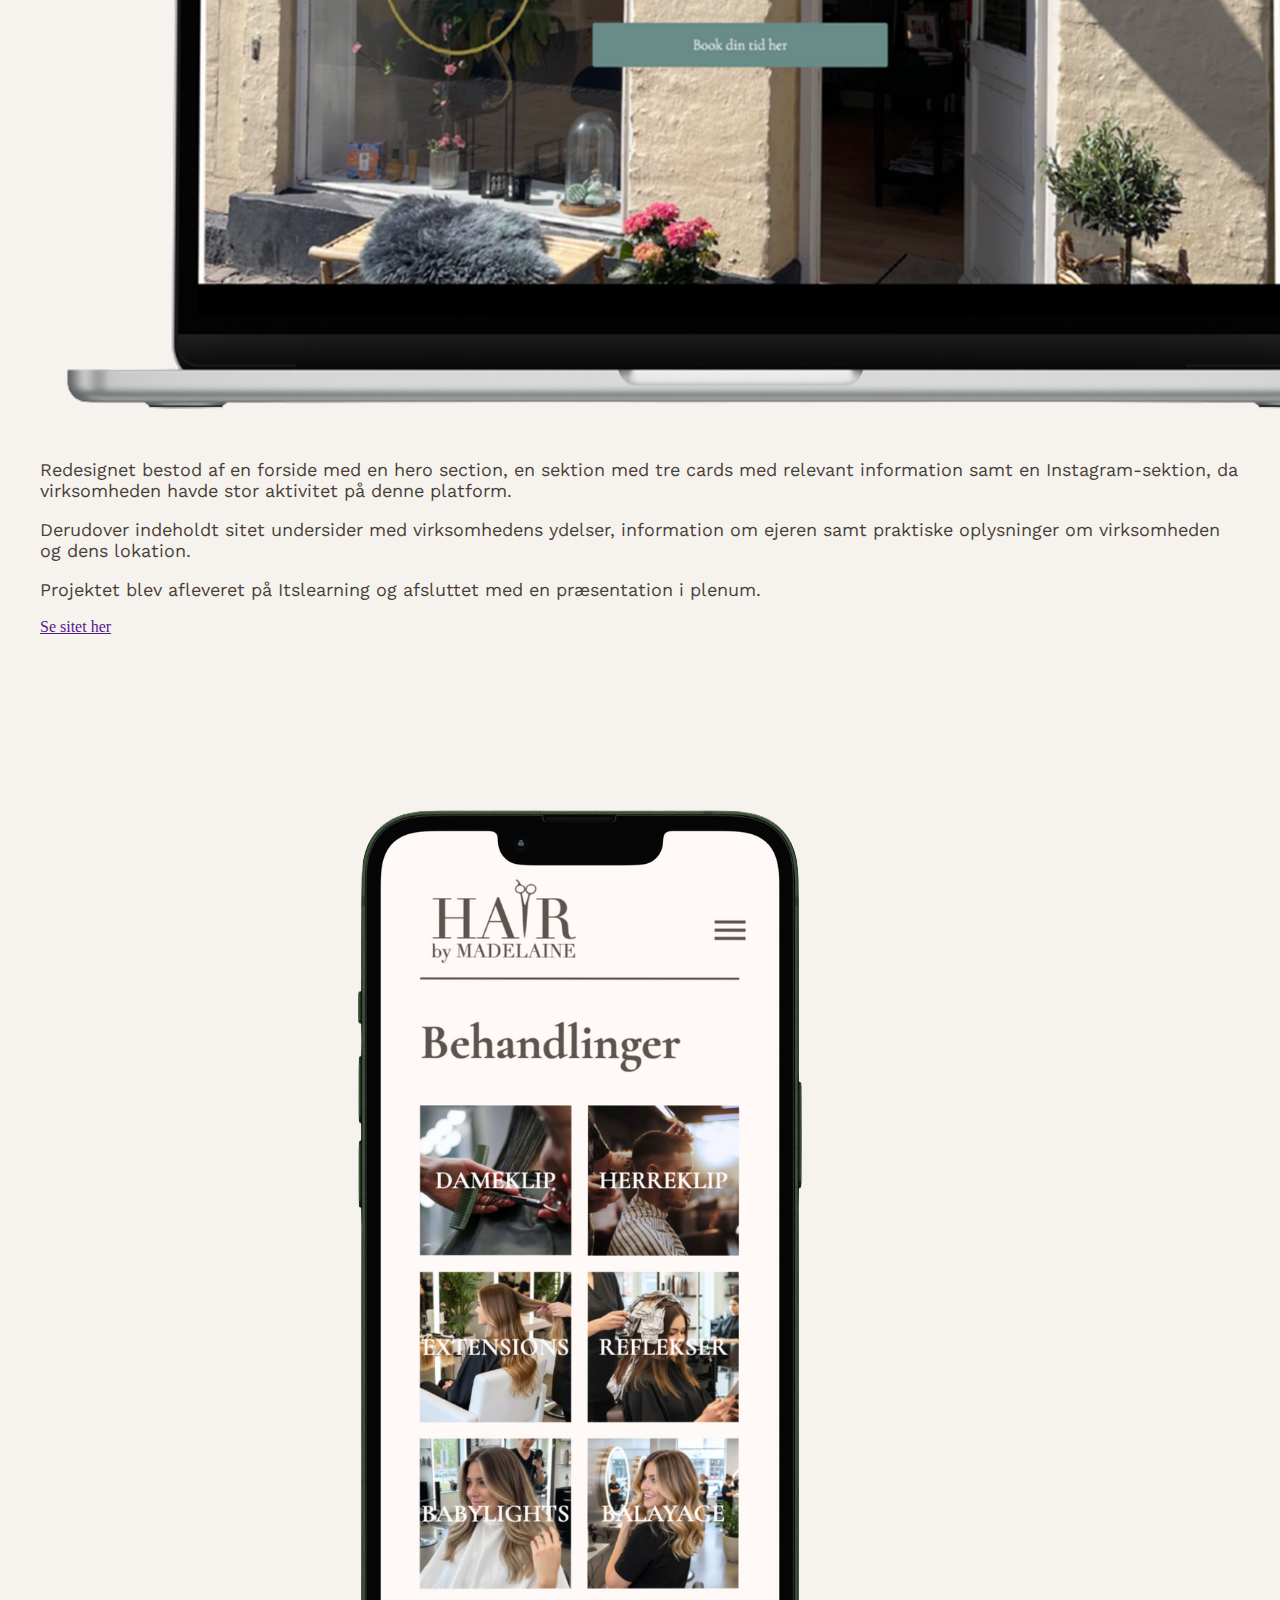
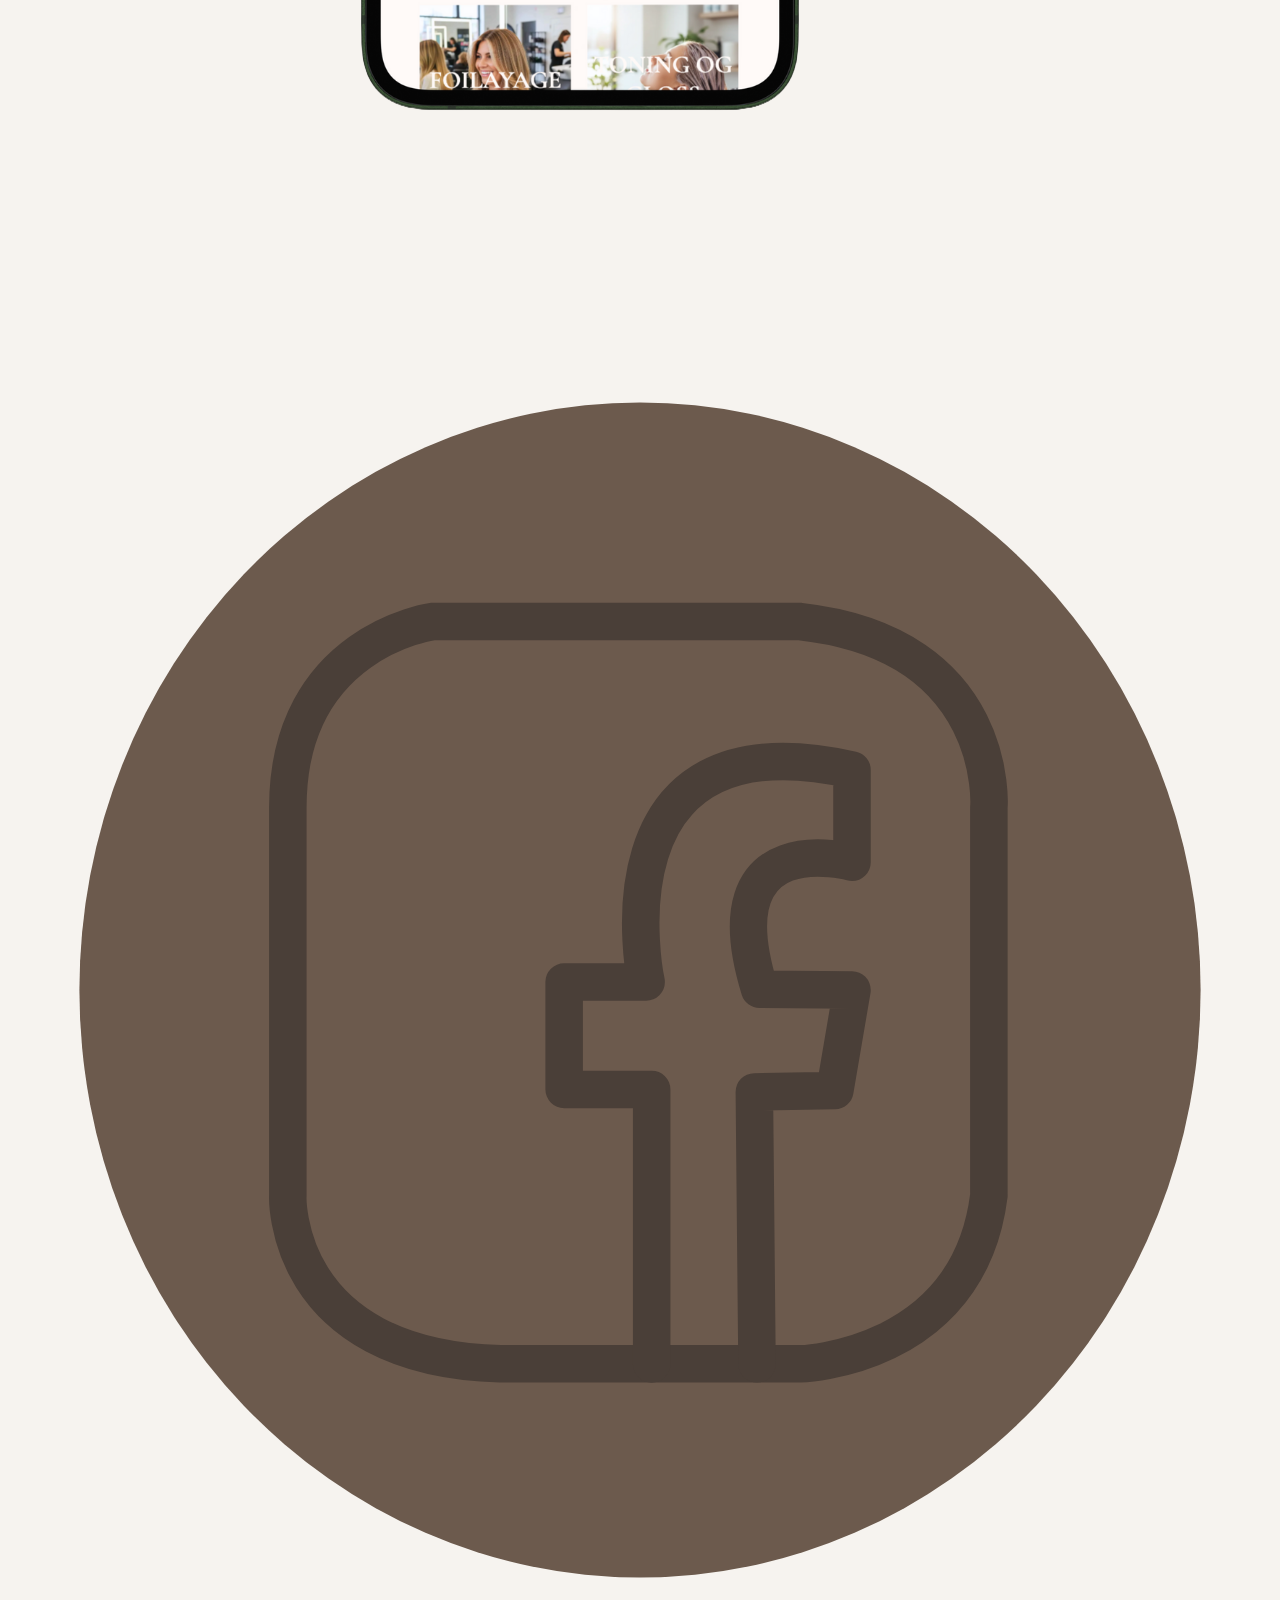
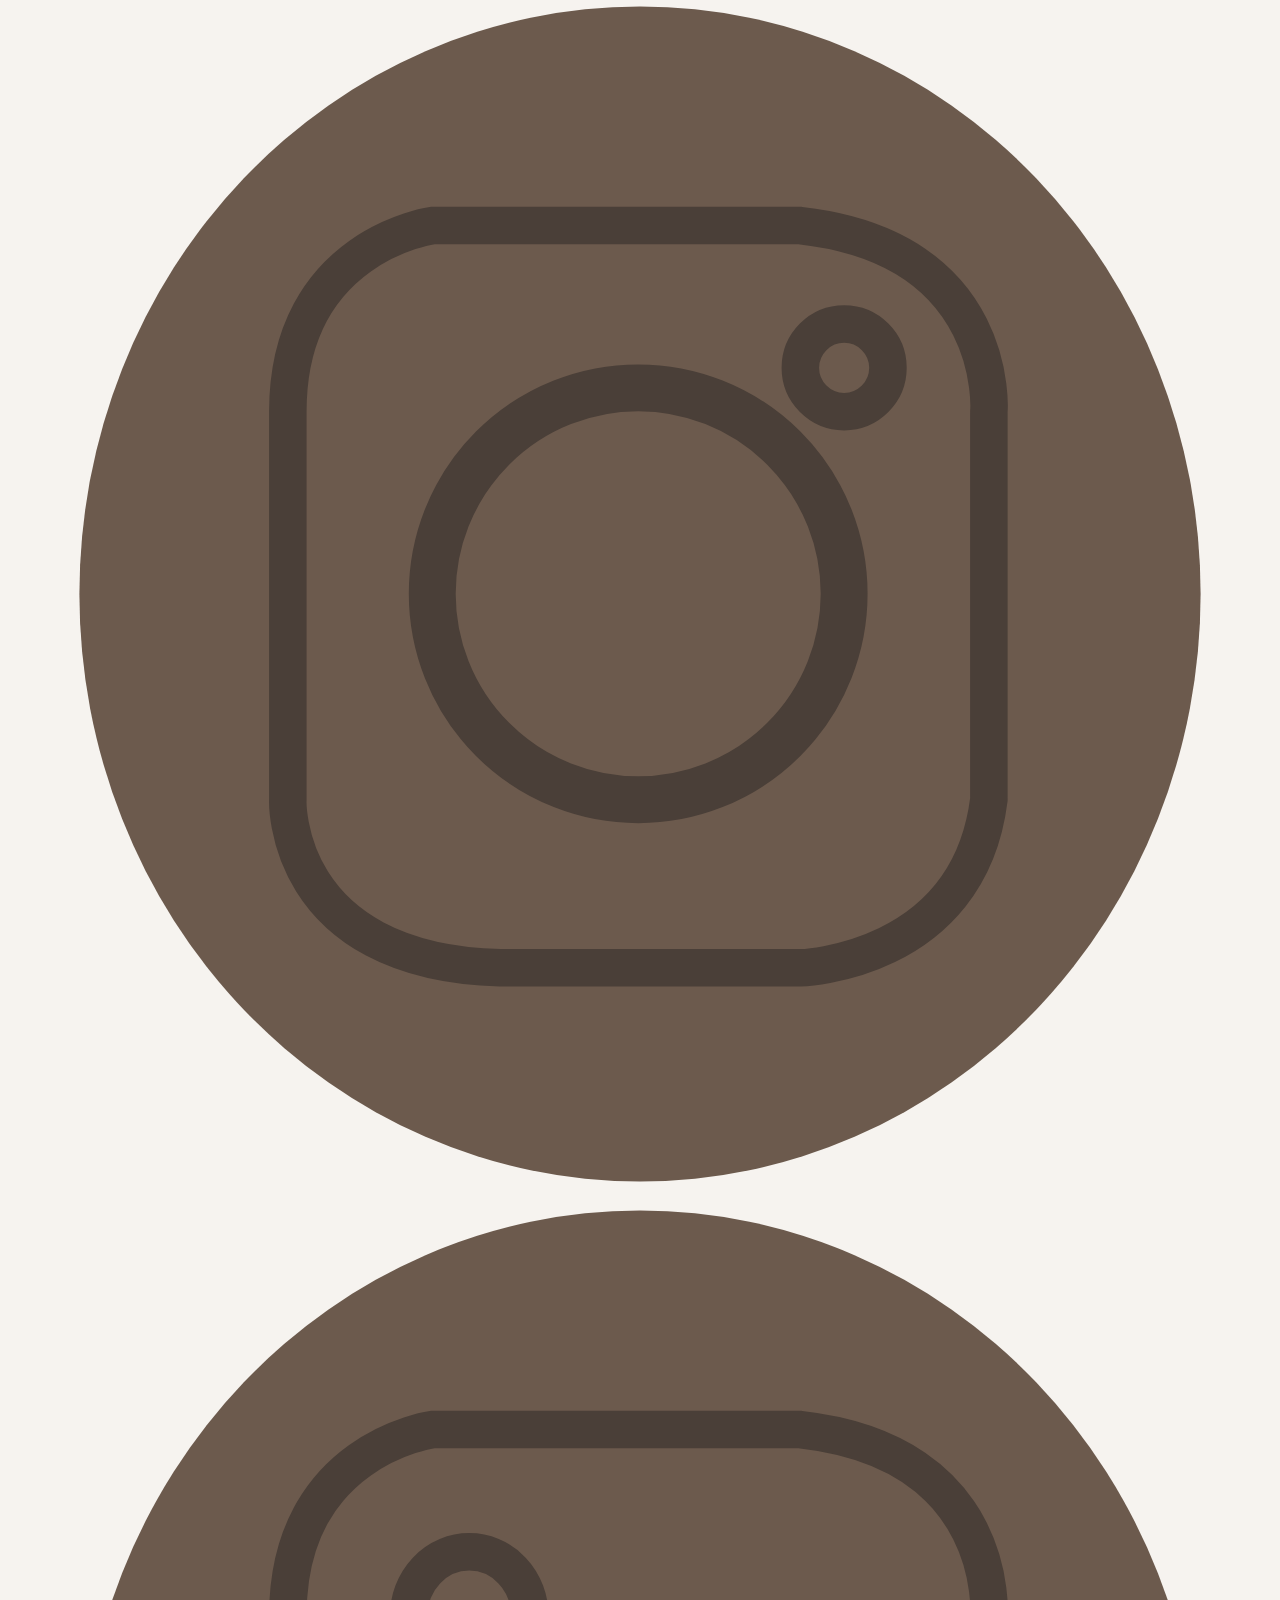
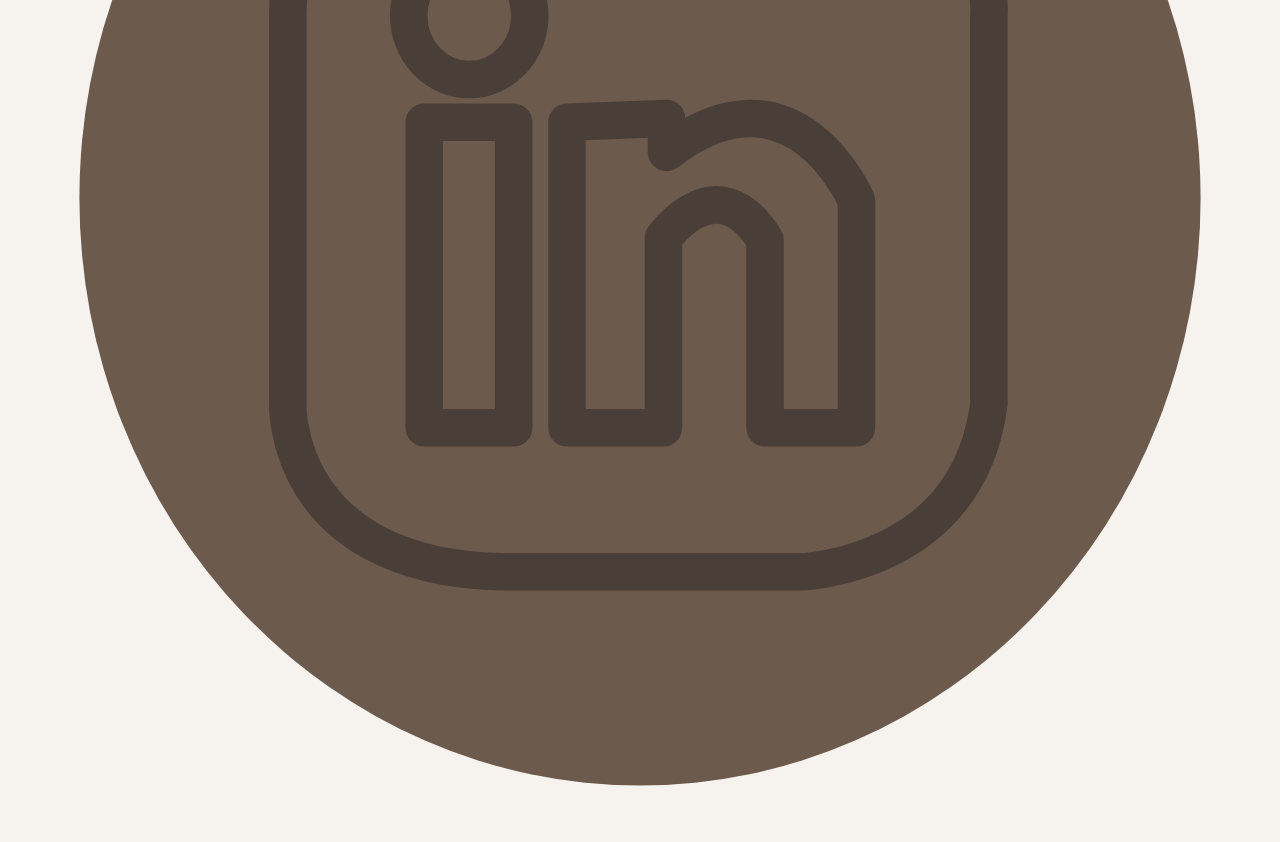
<file: tema5.html>
<!DOCTYPE html>
<html lang="da">
  <head>
    <meta charset="UTF-8" />
    <meta name="viewport" content="width=device-width, initial-scale=1.0" />
    <link rel="stylesheet" href="CSS/custom.css" />
    <link rel="stylesheet" href="CSS/fonts.css" />
    <title>Tema 5 - Grundlæggende indhold</title>
  </head>
  <body>
    <header>
      <div id="logotype-wrapper" class="logo">
        <a href="index.html"><img src="img/Logo2.svg" alt="logo" /></a>
      </div>
      <nav>
        <ul class="menu">
          <li><a href="index.html">Forside</a></li>
          <li><a href="mineprojekter.html">Portfolio</a></li>
          <li><a href="ommig.html">Om mig</a></li>
        </ul>
        <button class="burger">
          <span class="line"></span>
          <span class="line"></span>
          <span class="line"></span>
        </button>
      </nav>
    </header>
    <main>
      <section>
        <h1>TEMA 5 - GRUNDLÆGGENDE INDHOLD</h1>
        <img src="img/virksomhedssite-com:mobil.webp" alt="" />
        <p>I tema 5 blev vi introduceret til Adobe Photoshop og Adobe After Effects. Samtidig arbejdede vi mere i dybden med GitHub, hvor der var fokus på samarbejde via branches og fælles kodehåndtering.</p>
      </section>
      <section>
        <div>
          <h2>SANDKASSESITE</h2>
          <p>Inden vi gik i gang med det større virksomhedsprojekt, arbejdede vi med et sandkassesite. Her lærte vi blandt andet at designe en hero section ved hjælp af Adobe Illustrator.</p>
        </div>
        <img src="img/Sandkassesite-com:mob.webp" alt="" />
      </section>
      <section>
        <img src="img/Sandkassesite-mob.webp" alt="" />
        <div>
          <p>I denne periode var jeg dog meget ramt af sygdom, hvilket betød, at jeg primært nåede at designe hjemmesiden i Figma og ikke fik færdiggjort den kodede del.</p>
          <p>Øvelsen gav mig alligevel en forståelse for opbygning og visuel struktur, som jeg kunne tage med videre i temaet.</p>
          <a href="">Se figma her</a>
        </div>
      </section>
      <section>
        <div>
          <p>
            Det primære projekt i tema 5 bestod af et redesign af en eksisterende virksomhed og blev udført i grupper. Vi arbejdede ud fra Scrum-metoden, hvor opgaver og roller blev fordelt, og vi afholdt daglige opfølgende scrum-møder. Gennem hele
            processen arbejdede vi i et fælles Figma-dokument, hvor vi løbende holdt hinanden opdateret på design, idéer og fremskridt.
          </p>
          <a href="">Se figma her</a>
        </div>
        <img src="img/virksomhedssite--figma.webp" alt="" />
      </section>
      <section>
        <img src="img/virksomhedssite-com.webp" alt="" />
        <p>Redesignet bestod af en forside med en hero section, en sektion med tre cards med relevant information samt en Instagram-sektion, da virksomheden havde stor aktivitet på denne platform.</p>
      </section>
      <section>
        <div>
          <p>Derudover indeholdt sitet undersider med virksomhedens ydelser, information om ejeren samt praktiske oplysninger om virksomheden og dens lokation.</p>
          <p>Projektet blev afleveret på Itslearning og afsluttet med en præsentation i plenum.</p>
          <a href="">Se sitet her</a>
        </div>
        <img src="img/virksomhedssite-mobil.webp" alt="" />
      </section>
    </main>
    <footer>
      <div>
        <div>
          <a href=""><img src="img/Facebook.svg" alt="" /></a>
          <a href=""><img src="img/Instagram.svg" alt="" /></a>
          <a href=""><img src="img/Linkedin.svg" alt="" /></a>
        </div>
      </div>
    </footer>
  </body>
</html>
</file>
<file: CSS/custom.css>
/* Desktop */
html {
  padding: 2rem;

  background-color: #f6f3ef;
  /* Baggrundsfarve */
  --color-bg: #f6f3ef;

  /* CTA farve */
  --color-cta: #6b5a4d;

  /* Tekst farver */
  --color-text: #4a3f38;

  /* Tekst border */
  --color-border: #6b5a4d;

  /* Tekst header */
  header {
    --color-header: #cfc6bd;
  }

  /* Tekst footer */
  footer {
    --color-header: #cfc6bd;
  }
}

/* Desktop */
@media (width > 800px) {
  /* Font family og størrelser */
  h1 {
    font-family: "Cormorant Bold";
    font-size: 3rem;
    font-weight: 700;
    color: var(--color-text);
  }

  h2 {
    font-family: "Worksans Light";
    font-size: 3rem;
    font-weight: 100;
    color: var(--color-text);
    text-align: center;
  }

  p {
    font-family: "Worksans regular";
    font-size: 1.125rem;
    font-weight: 100;
    color: var(--color-text);
  }
}

/* Mobile first */
@media (max-width: 800px) {
  hmtl {
    background-color: var(--color-bg);
  }

  h1 {
    font-family: "Cormorant Bold";
    font-size: 2rem;
    color: var(--color-text);
  }

  h2 {
    font-family: "Worksans Light";
    font-size: 1.75rem;
    font-weight: 100;
    color: var(--color-text);
    text-align: center;
  }

  p {
    font-family: "Worksans regular";
    font-size: 0.875rem;
    font-weight: 100;
    color: var(--color-text);
  }
}
</file>
<file: CSS/fonts.css>
/* Fonts */
@font-face {
  font-family: "Cormorant Bold";
  src: url("../fonts/CormorantGaramond-VariableFont_wght.woff2");
  font-weight: 700;
  font-style: normal;
  font-size: 3.07rem;
}

@font-face {
  font-family: "Cormorant SemiBold";
  src: url("../fonts/CormorantGaramond-VariableFont_wght.woff2");
  font-weight: 600;
  font-style: normal;
  font-size: 2.67rem;
}

@font-face {
  font-family: "Cormorant Regular";
  src: url("../fonts/CormorantGaramond-VariableFont_wght.woff2");
  font-weight: 400;
  font-style: normal;
  font-size: 1.8rem;
}

@font-face {
  font-family: "Cormorant Medium Italic";
  src: url("../fonts/CormorantGaramond-Italic-VariableFont_wght.ttf");
  font-weight: 500;
  font-style: normal;
  font-size: 1.8rem;
}

@font-face {
  font-family: "WorkSans Regular";
  src: url("../fonts/WorkSans-VariableFont_wght.woff2");
  font-weight: 400;
  font-style: normal;
  font-size: 1.2rem;
}

@font-face {
  font-family: "WorkSans Light";
  src: url("../fonts/WorkSans-VariableFont_wght.woff2");
  font-weight: 400;
  font-style: normal;
  font-size: 1.2rem;
}
</file>
<file: CSS/burger.css>
header {
  position: sticky;
  top: 0;
  display: flex;
  z-index: 20;
  justify-content: space-between;
  align-items: center;
  background-color: var(--color-header);
  font-family: "Cormorant Italic";
  font-weight: 400;
  font-style: italic;
  font-size: 1.5rem;
}

.logo img {
  width: 55%;
}

nav {
  display: flex;
  padding-right: 1.5rem;
}

a {
  text-decoration: none;
  color: inherit;
  color: var(--color-text);
}

.menu {
  display: flex;
  list-style: none;
  margin: 0;
  padding: 0;
  gap: 20px;
}

.menu a {
  display: block;
  padding: 10px;
  text-decoration: none;
  transition: color 0.3s;
}

.menu a:hover {
  color: var(--color-section2);
}
.menu a.active {
  color: var(--color-section2);
}

.burger {
  width: 70px;
  height: 20px;
  cursor: pointer;
  justify-self: center;
}

.burger .line {
  display: block;
  width: 100%;
  height: 2px;
  background-color: #333333;
  margin-bottom: 5px;
  transition: 0.2s linear;
  z-index: 10;
}
.burger {
  display: none;
}
.burgerbooking {
  display: none;
}
@media (max-width: 800px) {
  header {
    position: relative;
    font-family: "Cormorant Regular";
  }

  .logo img {
    width: 30%;
  }

  .menu {
    display: none;
    flex-direction: column;
    align-items: center;
    text-align: center;
    width: 100%;
  }
  header .book_cta {
    display: none !important;
  }
  .burger {
    display: block;
    background-color: transparent;
    border: 0;
    z-index: 40;
    padding: 6px;
    margin: 0;
  }

  .burger .line {
    display: block;
    width: 30px;
    height: 3px;
    background-color: var(--color-text);
    margin-bottom: 5px;
    transition: 0.2s linear;
  }

  nav.active .menu {
    display: flex;
    flex-direction: column;
    align-items: center;
    justify-content: center;
    background-color: var(--color-bg);
    position: absolute;
    top: 94px;
    left: 0;
    width: 100%;
    box-shadow: 0 10px 10px rgba(0, 0, 0, 0.1);
    z-index: 20;
  }

  nav.active .menu li {
    margin: 12px 0;
  }

  nav.active .menu a {
    font-size: 24px;
    text-align: center;
  }
  .burgerbooking {
    display: flex;
    width: 100%;
    text-align: center;
    justify-content: center;
    background-color: var(--color-cta);
  }
  .burgerbooking a {
    color: var(--color-text-inverted);
  }
}
.burger.active .line:nth-child(1) {
  transform: rotate(45deg) translate(5px, 5px);
  transition: 0.2s linear;
}

.burger.active .line:nth-child(2) {
  opacity: 0;
  transition: 0.15s linear;
}

.burger.active .line:nth-child(3) {
  transform: rotate(-45deg) translate(5px, -7px);
  transition: 0.2s linear;
}
</file>
<file: CSS/generel.css>
footer {
  display: grid;
  grid-template-columns: 2fr 1fr;
}

.footer-links img {
  width: 15%;
}
</file>
<file: CSS/layout.css>
footer {
  padding-top: 40px;
}
.footer-container {
  display: flex;
  flex-direction: row;
  gap: 2rem;
  align-items: center;
  text-align: center;
  justify-content: space-between;
}
.footer-right {
  display: flex;
  flex-direction: column;
}

/* Footer mobile */
@media (max-width: 851px) {
  footer {
    padding-top: 5px;
  }

  .footer-container {
    display: flex;
    grid-template-columns: 2fr 1fr;
    flex-direction: row;
    gap: 0.5rem;
    text-align: center;
  }

  .footer-right {
    display: flex;
    flex-direction: row;
    align-items: center;
    text-align: right;
    gap: 1rem;
  }

  .footer-right p {
    font-size: small;
  }

  footer img {
    width: 10%;
  }
}
</file>
<file: CSS/mineprojekter.css>
/* Desktop */
@media (width > 800px) {
  .projekt_btn {
    text-align: center;
    border-radius: 8px;
    border: 2px solid var(--color-border);
    padding: 1em 0.5em;
    place-items: center;
    margin: 2em 15em;
    box-shadow: 0 10px 10px rgba(0, 4, 4, 0.1);
  }

  .projekt_btn h2 {
    font-size: 1.5rem;
  }
  .intro_uge img {
    width: 80%;
    display: block;
    margin: 0 auto;
  }

  .intro_uge {
    display: block;
    margin: 2em 2em;
    margin-top: 2rem;
    margin-bottom: 4rem;
  }

  .intro_uge_btn {
    display: block;
    width: fit-content;
    background-color: var(--color-border);
    color: var(--color-bg);
    font-family: "Worksans regular";
    border: 2px solid var(--color-border);
    border-radius: 10px;
    margin-left: auto;
    margin-right: auto;
    padding: 0.5em 2em;
  }

  .intro_uge a {
    font-size: 1.125rem;
    padding: 0.5em 2em;
  }

  .intro_uge p {
    line-height: 1.875;
  }

  .intro_uge ul {
    font-family: "Worksans regular";
    font-size: 0.875rem;
    font-weight: 100;
    line-height: 1.875;
    color: var(--color-text);
    list-style-type: circle;
  }

  .intro_uge1 {
    display: grid;
    grid-template-columns: 1fr 1fr;
    align-items: center;
  }

  .intro_uge1 h2 {
    text-align: center;
  }

  .intro-com {
    max-width: 900px;
    width: 100%;
    height: auto;
  }
}

/* Mobile first */
@media (max-width: 800px) {
  .projekt_btn {
    text-align: center;
    border-radius: 8px;
    border: 2px solid var(--color-border);
    padding: 1em 0.5em;
    place-items: center;
    margin: 1.5em 0;
    box-shadow: 0 10px 10px rgba(0, 4, 4, 0.1);
  }

  .intro_uge img {
    width: 100%;
  }

  .intro_uge {
    justify-content: center;
    margin: auto;
    margin-top: 2rem;
    margin-bottom: 3rem;
  }

  .intro_uge_btn {
    display: block;
    width: fit-content;
    background-color: var(--color-border);
    color: var(--color-bg);
    font-family: "Worksans regular";
    border: 2px solid var(--color-border);
    border-radius: 10px;
    margin-left: auto;
    margin-right: auto;
    padding: 0.5em 1em;
  }

  .intro_uge a {
    font-size: 0.8125rem;
    padding: 0.5em 2em;
  }

  .intro_uge h2 {
    font-family: "Worksans Light";
    font-size: 1.75rem;
    font-weight: 100;
    color: var(--color-text);
  }

  .intro_uge p {
    line-height: 1.875;
    display: block;
    margin-left: 2rem;
    margin-right: 2rem;
    margin-bottom: 1rem;
    margin-top: 1rem;
  }

  .intro_uge ul {
    font-family: "Worksans regular";
    font-size: 0.875rem;
    font-weight: 100;
    line-height: 1.875;
    color: var(--color-text);
    list-style-type: circle;
  }

  .intro_uge1 img {
    margin-top: 1rem;
  }
}
</file>
